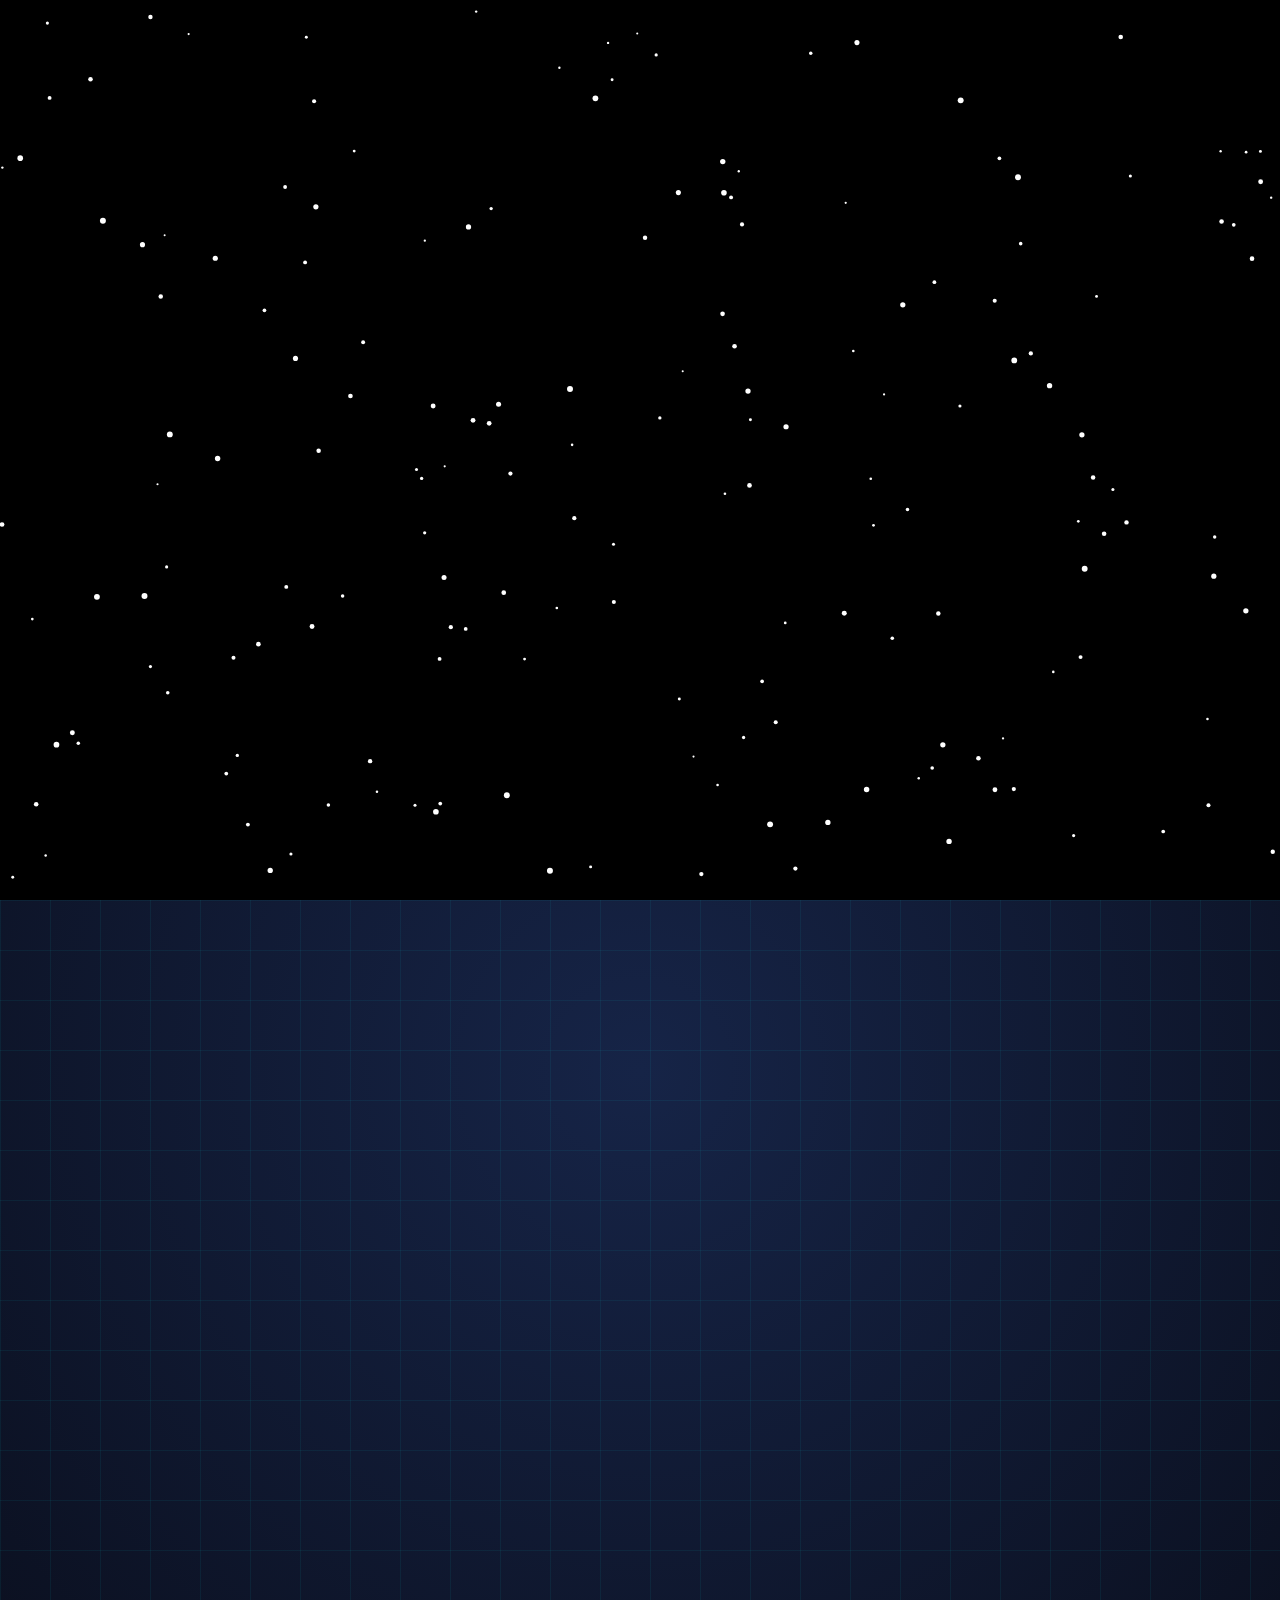
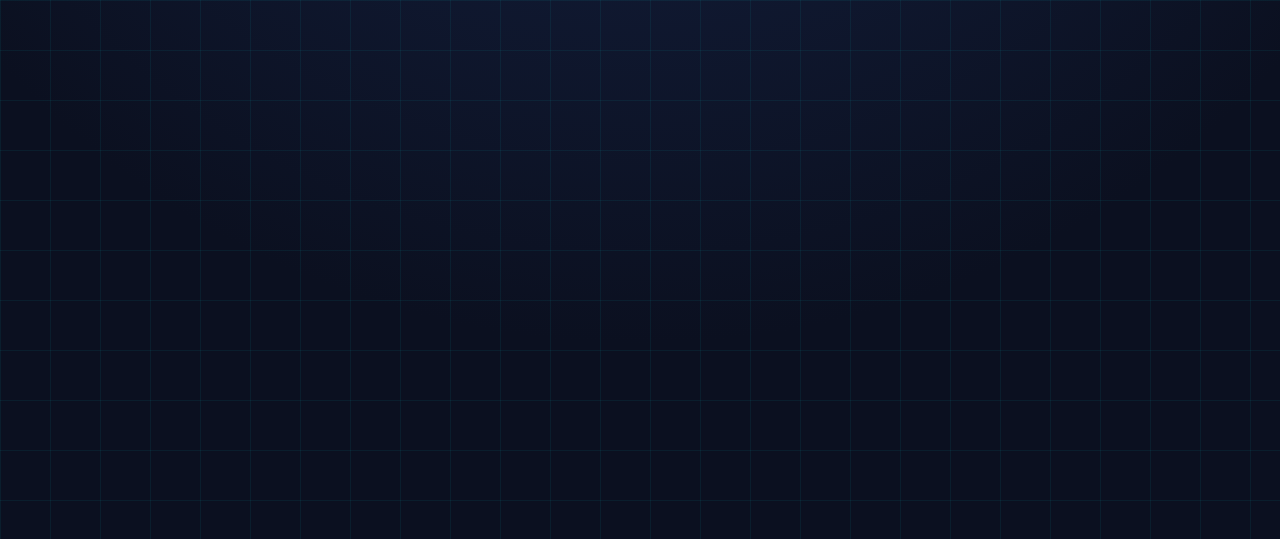
<file: index.html>
<!doctype html>
<html lang="en">
  <head>
    <link rel="stylesheet" href="planet.css" />
    <link rel="stylesheet" href="gamepart.css" />
    <link
      href="https://fonts.googleapis.com/css2?family=Share+Tech+Mono&display=swap"
      rel="stylesheet"
    />
    <link
      href="https://fonts.googleapis.com/css2?family=Orbitron:wght@400;700&display=swap"
      rel="stylesheet"
    />
    <link
      href="https://fonts.googleapis.com/css2?family=Cinzel:wght@400;600;700&display=swap"
      rel="stylesheet"
    />
    <link
      href="https://fonts.googleapis.com/css2?family=Space+Grotesk:wght@500;700&display=swap"
      rel="stylesheet"
    />
    <link
      href="https://fonts.googleapis.com/css2?family=Exo+2:wght@400;600;700&display=swap"
      rel="stylesheet"
    />
    <title>Mission Beest</title>
  </head>
  <body>
    <audio id="pageMusic" preload="auto" loop>
      <source src="assets/new-worlds.mp3" type="audio/mpeg" />
    </audio>
    <div id="intro">
      <div id="flash"></div>
      <div class="blackIntro"></div>
      <div class="whiteFlash"></div>
      <div class="introGlow"></div>
      <canvas id="warpCanvas"></canvas>
      <div id="ember"></div>
      <div id="quote">
        <h2 class="introQuote">WHEN HOPE BURNS, EVEN THE STARS ALIGN.</h2>

        <div class="introMission" id="introMission">
          <br />
          MISSION : BEEST
        </div>
      </div>
    </div>

    <div id="website">
      <main>
        <section class="hero">
          <img src="assets/star2.png" class="star-small" />

          <div class="stars-group">
            <img src="assets/star2.png" class="star-medium" />
            <img src="assets/star2.png" class="star-large" />
          </div>

          <header>
            <h1>Galactic Adventure</h1>

            <div class="intro">
              <h2 class="hero-title">🚀 Begin Your Galactic Adventure</h2>
            </div>

      
            <section class="nova-selector">
              <div class="nova-selector-header">
                <span class="selector-line"></span>

                <span>NOVA // EQUIPMENT BAY</span>

                <span class="selector-line"></span>
              </div>

              <h3>SELECT NOVA</h3>

              <div class="nova-display">
            
                <button
                  class="suit-arrow suit-left"
                  id="suitLeft"
                  type="button"
                >
                  ‹
                </button>

               
                <div class="nova-character">
                  <div class="nova-hologram"></div>

                  <img
                    id="novaSuitImage"
                    src="assets/nova-default.png"
                    class="nova-character"
                    alt="Nova Explorer Suit"
                  />

                  <div class="nova-scan"></div>
                </div>

            
                <button
                  class="suit-arrow suit-right"
                  id="suitRight"
                  type="button"
                >
                  ›
                </button>
              </div>

            

              <div class="suit-info">
                <span class="suit-number" id="novaSuitNumber">
                  SUIT 01 / 05
                </span>

                <h4 id="novaSuitName">EXPLORER</h4>

                <p id="novaSuitDescription">STANDARD MISSION SUIT</p>

                <button id="selectSuit" class="select-suit" type="button">
                  EQUIP SUIT
                </button>
              </div>

           

              <div class="suit-dots" id="suitDots"></div>
            </section>
          </header>

          <div class="stars">
            <span class="spark"></span>
            <span class="spark"></span>
            <span class="spark"></span>
            <span class="spark"></span>
            <span class="spark"></span>
            <span class="spark"></span>
            <span class="spark"></span>
            <span class="spark"></span>
            <span class="spark"></span>
            <span class="spark"></span>
          </div>

       

          <nav class="navbar">
            <div class="navlist" id="navlist1">
              <span class="rocket">.</span>
              <span class="head1">MISSION BRIEFING</span>
              <span class="subtitle">Receive your orders</span>
            </div>

            <div class="navlist" id="navlist2">
              <span class="galaxy">.</span>
              <span class="head2">GALAXY MAP</span>
              <span class="subtitle">Explore the galaxy</span>
            </div>

            <div class="navlist" id="navlist3">
              <span class="trophy">.</span>
              <span class="head3">ACHIEVEMENTS</span>
              <span class="subtitle">Track your progress</span>
            </div>
          </nav>

       
          <div id="missionBriefing">
            <div class="info-popup-box">
             

              <button id="closeMissionBriefing" class="popup-close">×</button>


              <div class="popup-label">EARTH BASE // CLASSIFIED</div>


              <h2>MISSION : BEEST</h2>

              <div class="popup-divider"></div>

             

              <h3>THE LAST HOPE OF HUMANITY</h3>

              <p>
                Earth is no longer a safe home for humanity. A rapidly
                developing planetary crisis has pushed civilization toward the
                edge of survival.
              </p>

              <p>
                Earth Base has launched
                <strong>Mission BEEST</strong> — a long-term planetary
                exploration program designed to search beyond Earth for the
                possibility of humanity's survival.
              </p>

              <p>
                Multiple missions have been assigned across the solar system.
                Each destination holds information, resources, or possibilities
                that could determine the future of humanity.
              </p>

            

              <div class="briefing-highlight">
                <span>MISSION SUBJECT</span>

                <strong>NOVA</strong>

                <p>
                  Selected for planetary exploration and long-duration survival
                  operations.
                </p>
              </div>

           

              <h3>THE JOURNEY</h3>

              <p>
                Nova's body showed an unprecedented ability to adapt to alien
                planetary conditions. He was placed into long-term hibernation
                and launched into deep space. If he awakens successfully on
                another planet, humanity will achieve its first journey beyond
                Earth and Our last hope for survival..
              </p>

              <p>
                The mission is simple: awaken Nova on another world, survive its
                conditions, and uncover what humanity needs to secure our
                future.
              </p>

           

              <div class="popup-status">
                <span>MISSION STATUS</span>

                <strong>ACTIVE</strong>
              </div>


              <button id="closeBriefingButton" class="popup-action">
                ACKNOWLEDGE BRIEFING
              </button>
            </div>
          </div>
        </section>

      
        <div class="main-content">
          <div class="beginning">
            <p class="encrypted-warning" id="warning">
              Incoming encrypted transmission...
              <br />
              Authorization Required
            </p>

            <br />

            <button class="mission-button">[ AUTHORIZE ]</button>
          </div>

          <br />

       

          <div id="terminal" class="encrypted-terminal">
            <h3
              class="encrypted-title glitch"
              data-text="UNKNOWN SIGNAL DETECTED"
            >
              UNKNOWN SIGNAL DETECTED
            </h3>

            <p
              class="encrypted-warning glitch"
              data-text="⚠Awaiting User Authorization..."
            >
              ⚠Awaiting User Authorization...
            </p>

            <p class="encrypted-line">Origin: █████████████</p>

            <p class="encrypted-line">Coordinates: ██°██'██"</p>

            <p class="encrypted-line">Encryption Level: 98%</p>

            <p class="encrypted-line">Signal Strength: ███████░░ 74%</p>

            <br />
          </div>

  

          <div class="mission-info">
            <img src="assets/planet.png" class="planet" />

            <div class="text">
              <div class="mission-paragraph">
                <p class="terminal-title">EARTH BASE TERMINAL</p>

                <p class="terminal-current"></p>

                <div class="loading-box">
                  <div class="loading-bar"></div>
                </div>

                <button
                  id="openGalaxy"
                  class="mission-button"
                  style="display: none"
                >
                  OPEN GALAXY MAP →
                </button>
              </div>
            </div>
          </div>
        </div>
      </main>

      

      <footer>
        <div class="pixel-moon">
          <img src="assets/moon-pixel.png" alt="Pixelated moon" />
        </div>

        <p>© 2026 Mission Beest. Made by Bijaya.</p>
      </footer>
    </div>

    <script src="script.js"></script>
    <script src="intro.js"></script>
    <script src="music.js"></script>
  </body>
</html>
</file>
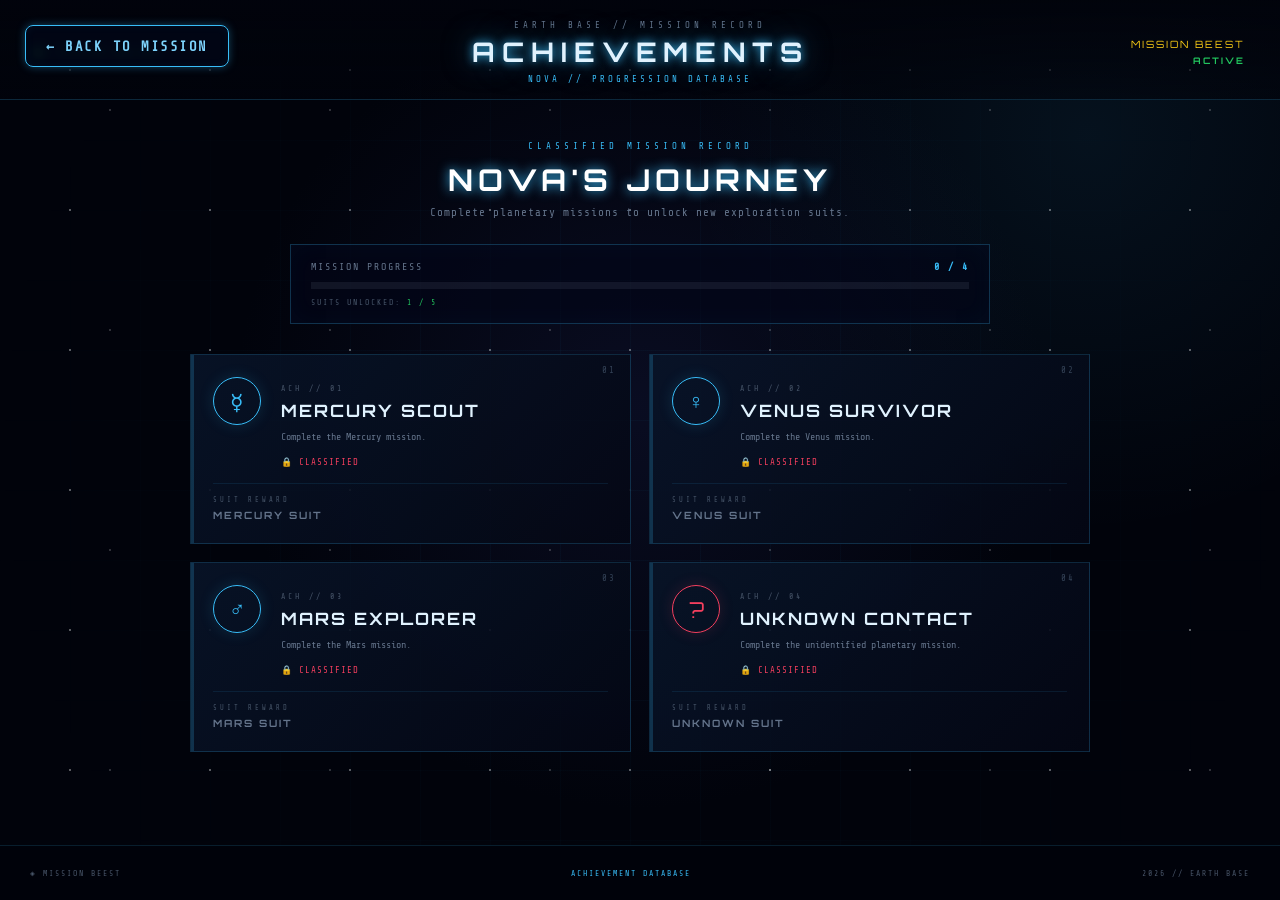
<file: achievements.html>
<!doctype html>
<html lang="en">
  <head>
    <meta charset="UTF-8" />

    <meta name="viewport" content="width=device-width, initial-scale=1.0" />

    <title>Mission BEEST // Achievements</title>

    <link rel="stylesheet" href="achievements.css" />

    <link
      href="https://fonts.googleapis.com/css2?family=Orbitron:wght@400;500;600;700;800;900&family=Share+Tech+Mono&display=swap"
      rel="stylesheet"
    />
  </head>

  <body>
    <audio id="pageMusic" loop preload="auto">
      <source src="assets/new-worlds.mp3" type="audio/mpeg" />
    </audio>
    <div class="achievement-screen">
      <!-- BACKGROUND -->

      <div class="space-grid"></div>

      <div class="stars"></div>

      <div class="stars stars-2"></div>

      <!-- BACK BUTTON -->

      <button type="button" class="back-button" id="backToMission">
        ← BACK TO MISSION
      </button>

      <!-- HEADER -->

      <header class="achievement-header">
        <div class="header-status">
          <span class="status-dot"></span>

          SYSTEM ONLINE
        </div>

        <div class="header-title">
          <span> EARTH BASE // MISSION RECORD </span>

          <h1>ACHIEVEMENTS</h1>

          <small> NOVA // PROGRESSION DATABASE </small>
        </div>

        <div class="mission-status">
          MISSION BEEST

          <strong>ACTIVE</strong>
        </div>
      </header>

      <!-- MAIN -->

      <main class="achievement-container">
        <!-- TITLE -->

        <section class="achievement-intro">
          <span> CLASSIFIED MISSION RECORD </span>

          <h2>NOVA'S JOURNEY</h2>

          <p>Complete planetary missions to unlock new exploration suits.</p>
        </section>

        <!-- PROGRESS -->

        <section class="progress-panel">
          <div class="progress-top">
            <span> MISSION PROGRESS </span>

            <strong id="progressText"> 0 / 4 </strong>
          </div>

          <div class="progress-bar">
            <div class="progress-fill" id="progressFill"></div>
          </div>

          <div class="progress-status">
            SUITS UNLOCKED:
            <span id="suitProgress"> 1 / 5 </span>
          </div>
        </section>

        <!-- ACHIEVEMENTS -->

        <section class="achievement-grid" id="achievementGrid">
          <!-- MERCURY -->

          <article
            class="achievement-card locked"
            data-required="1"
            data-suit="MERCURY"
          >
            <div class="achievement-number">01</div>

            <div class="achievement-icon">☿</div>

            <div class="achievement-info">
              <span class="achievement-code"> ACH // 01 </span>

              <h3>MERCURY SCOUT</h3>

              <p>Complete the Mercury mission.</p>

              <div class="unlock-status">🔒 CLASSIFIED</div>
            </div>

            <div class="suit-unlock">
              <span> SUIT REWARD </span>

              <strong> MERCURY SUIT </strong>
            </div>
          </article>

          <!-- VENUS -->

          <article
            class="achievement-card locked"
            data-required="2"
            data-suit="VENUS"
          >
            <div class="achievement-number">02</div>

            <div class="achievement-icon">♀</div>

            <div class="achievement-info">
              <span class="achievement-code"> ACH // 02 </span>

              <h3>VENUS SURVIVOR</h3>

              <p>Complete the Venus mission.</p>

              <div class="unlock-status">🔒 CLASSIFIED</div>
            </div>

            <div class="suit-unlock">
              <span> SUIT REWARD </span>

              <strong> VENUS SUIT </strong>
            </div>
          </article>

          <!-- MARS -->

          <article
            class="achievement-card locked"
            data-required="3"
            data-suit="MARS"
          >
            <div class="achievement-number">03</div>

            <div class="achievement-icon">♂</div>

            <div class="achievement-info">
              <span class="achievement-code"> ACH // 03 </span>

              <h3>MARS EXPLORER</h3>

              <p>Complete the Mars mission.</p>

              <div class="unlock-status">🔒 CLASSIFIED</div>
            </div>

            <div class="suit-unlock">
              <span> SUIT REWARD </span>

              <strong> MARS SUIT </strong>
            </div>
          </article>

          <!-- UNKNOWN -->

          <article
            class="achievement-card locked"
            data-required="4"
            data-suit="UNKNOWN"
          >
            <div class="achievement-number">04</div>

            <div class="achievement-icon unknown">?</div>

            <div class="achievement-info">
              <span class="achievement-code"> ACH // 04 </span>

              <h3>UNKNOWN CONTACT</h3>

              <p>Complete the unidentified planetary mission.</p>

              <div class="unlock-status">🔒 CLASSIFIED</div>
            </div>

            <div class="suit-unlock">
              <span> SUIT REWARD </span>

              <strong> UNKNOWN SUIT </strong>
            </div>
          </article>
        </section>
      </main>

      <!-- FOOTER -->

      <footer class="achievement-footer">
        <span> ◈ MISSION BEEST </span>

        <span> ACHIEVEMENT DATABASE </span>

        <span> 2026 // EARTH BASE </span>
      </footer>
    </div>

    <script src="achievements.js"></script>
    <script src="music.js"></script>
  </body>
</html>
</file>
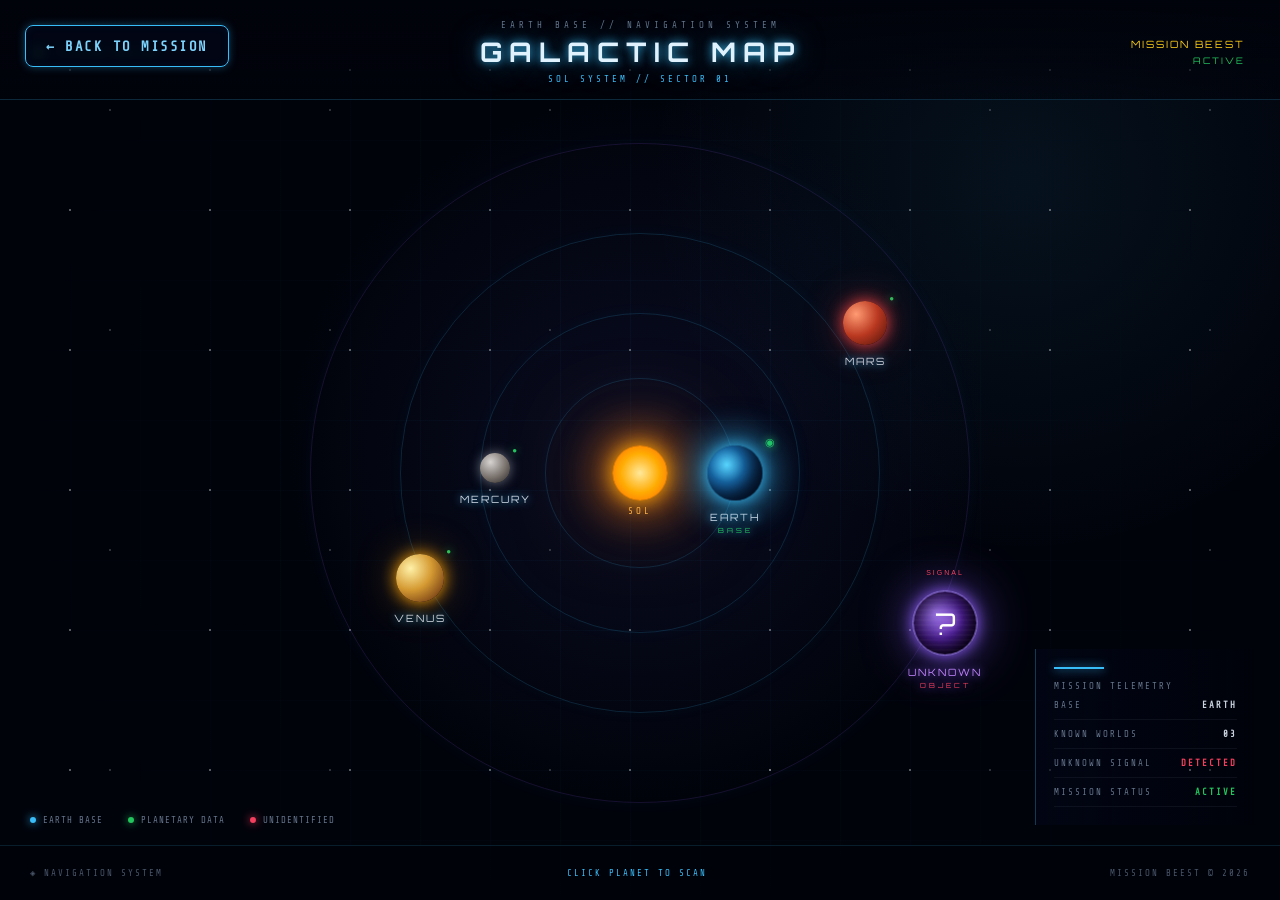
<file: galaxymap.html>
<!doctype html>
<html lang="en">
  <head>
    <meta charset="UTF-8" />
    <meta name="viewport" content="width=device-width, initial-scale=1.0" />

    <title>Mission BEEST // Galaxy Map</title>

    <link rel="stylesheet" href="galaxymap.css" />

    <link
      href="https://fonts.googleapis.com/css2?family=Orbitron:wght@400;500;600;700;800;900&family=Share+Tech+Mono&display=swap"
      rel="stylesheet"
    />
  </head>

  <body>
    <audio id="pageMusic" loop preload="auto">
      <source src="assets/new-worlds.mp3" type="audio/mpeg" />
    </audio>
    <!-- =====================================================
         GALAXY SCREEN
    ====================================================== -->

    <div class="galaxy-screen">
      <!-- BACK TO MISSION -->
      <button tyepe="button" class="back-button" id="backToMission">
        ← BACK TO MISSION
      </button>
      <!-- BACKGROUND -->
      <div class="space-grid"></div>
      <div class="stars"></div>
      <div class="stars stars-2"></div>

      <!-- =================================================
             TOP HUD
        ================================================== -->

      <header class="galaxy-header">
        <div class="system-status">
          <span class="status-dot"></span>
          SYSTEM ONLINE
        </div>

        <div class="galaxy-title">
          <span class="small-title"> EARTH BASE // NAVIGATION SYSTEM </span>

          <h1>GALACTIC MAP</h1>

          <span class="coordinates"> SOL SYSTEM // SECTOR 01 </span>
        </div>

        <div class="mission-clock">
          MISSION BEEST
          <span>ACTIVE</span>
        </div>
      </header>

      <!-- =================================================
             MAIN MAP
        ================================================== -->

      <main class="map-container">
        <!-- ORBIT LINES -->

        <div class="orbit orbit-1"></div>
        <div class="orbit orbit-2"></div>
        <div class="orbit orbit-3"></div>
        <div class="orbit orbit-4"></div>

        <!-- SUN -->

        <div class="sun">
          <div class="sun-core"></div>

          <div class="sun-glow"></div>

          <span>SOL</span>
        </div>

        <!-- =================================================
                 EARTH BASE
            ================================================== -->

        <button
          class="planet earth"
          data-planet="earth"
          aria-label="Earth Base"
        >
          <div class="planet-body"></div>

          <div class="planet-glow"></div>

          <div class="planet-ring"></div>

          <span class="planet-label">
            EARTH
            <small>BASE</small>
          </span>

          <span class="signal"> ◉ </span>
        </button>

        <!-- =================================================
                 MERCURY
            ================================================== -->

        <button
          class="planet mercury"
          data-planet="mercury"
          aria-label="Mercury"
        >
          <div class="planet-body"></div>
          <div class="planet-glow"></div>

          <span class="planet-label"> MERCURY </span>

          <span class="planet-status"> ● </span>
        </button>

        <!-- =================================================
                 VENUS
            ================================================== -->

        <button class="planet venus" data-planet="venus" aria-label="Venus">
          <div class="planet-body"></div>
          <div class="planet-glow"></div>

          <span class="planet-label"> VENUS </span>

          <span class="planet-status"> ● </span>
        </button>

        <!-- =================================================
                 MARS
            ================================================== -->

        <button class="planet mars" data-planet="mars" aria-label="Mars">
          <div class="planet-body"></div>
          <div class="planet-glow"></div>

          <span class="planet-label"> MARS </span>

          <span class="planet-status"> ● </span>
        </button>

        <!-- =================================================
                 UNKNOWN PLANET
            ================================================== -->

        <button
          class="planet unknown"
          data-planet="unknown"
          aria-label="Unknown Planet"
        >
          <div class="unknown-body">
            <div class="unknown-glitch"></div>

            <span>?</span>
          </div>

          <div class="planet-glow"></div>

          <span class="planet-label">
            UNKNOWN
            <small>OBJECT</small>
          </span>

          <span class="unknown-signal"> SIGNAL </span>
        </button>

        <!-- =================================================
                 CONNECTION LINE
            ================================================== -->

        <div class="navigation-line earth-line"></div>

        <!-- =================================================
                 MAP LEGEND
            ================================================== -->

        <div class="map-legend">
          <div>
            <span class="legend-dot earth-dot"></span>
            EARTH BASE
          </div>

          <div>
            <span class="legend-dot active-dot"></span>
            PLANETARY DATA
          </div>

          <div>
            <span class="legend-dot unknown-dot"></span>
            UNIDENTIFIED
          </div>
        </div>
      </main>

      <!-- =================================================
             SIDE HUD
        ================================================== -->

      <aside class="side-hud">
        <div class="hud-line"></div>

        <span>MISSION TELEMETRY</span>

        <div class="telemetry-row">
          <span>BASE</span>
          <strong>EARTH</strong>
        </div>

        <div class="telemetry-row">
          <span>KNOWN WORLDS</span>
          <strong>03</strong>
        </div>

        <div class="telemetry-row">
          <span>UNKNOWN SIGNAL</span>
          <strong class="red-text">DETECTED</strong>
        </div>

        <div class="telemetry-row">
          <span>MISSION STATUS</span>
          <strong class="green-text">ACTIVE</strong>
        </div>
      </aside>

      <!-- =================================================
             PLANET HOLOGRAM POPUP
        ================================================== -->

      <div id="planetPopup" class="planet-popup">
        <div class="hologram-box">
          <button id="closePlanetPopup" class="popup-close">×</button>

          <div class="holo-scan"></div>

          <div class="popup-header">
            <span id="popupSector"> PLANETARY DATABASE </span>

            <h2 id="popupTitle">PLANET</h2>

            <div id="popupStatus" class="popup-status">STATUS: UNKNOWN</div>
          </div>

          <div class="popup-divider"></div>

          <div class="popup-content">
            <div class="hologram-planet">
              <div id="holoPlanet" class="holo-planet"></div>

              <div class="scan-circle"></div>
            </div>

            <div class="planet-data">
              <div class="data-row">
                <span> CLASSIFICATION </span>

                <strong id="popupClass"> UNKNOWN </strong>
              </div>

              <div class="data-row">
                <span> DISTANCE </span>

                <strong id="popupDistance"> --- </strong>
              </div>

              <div class="data-row">
                <span> SIGNAL </span>

                <strong id="popupSignal"> --- </strong>
              </div>

              <div class="data-row">
                <span> MISSION NOTE </span>

                <p id="popupDescription">---</p>
              </div>
            </div>
          </div>

          <div class="popup-footer">
            <span id="popupWarning"> EARTH BASE // SECURE CONNECTION </span>

            <span> BEEST-NAV // 01 </span>
          </div>
        </div>
      </div>

      <!-- =================================================
             BOTTOM HUD
        ================================================== -->

      <footer class="map-footer">
        <span> ◈ NAVIGATION SYSTEM </span>

        <span> CLICK PLANET TO SCAN </span>

        <span> MISSION BEEST © 2026 </span>
      </footer>
    </div>

    <script src="galaxymap.js"></script>
    <script src="music.js"></script>
  </body>
</html>
</file>
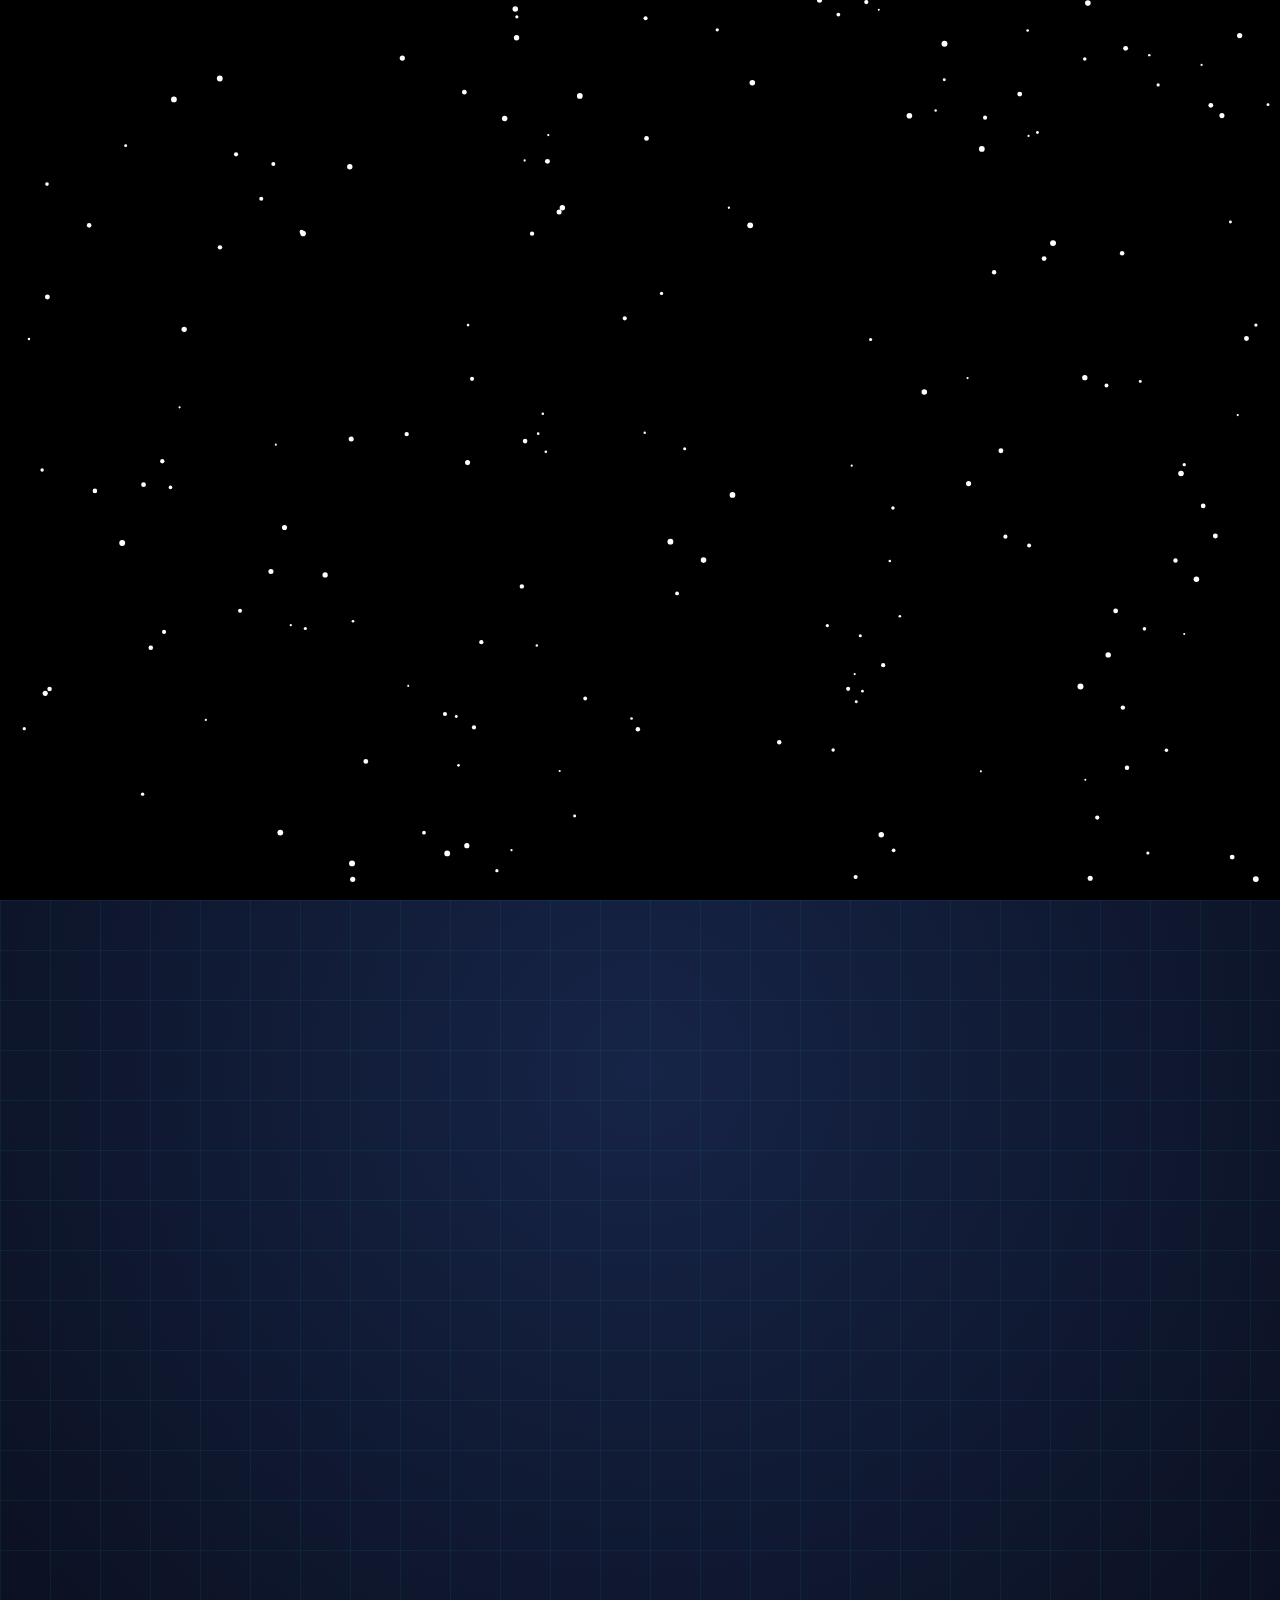
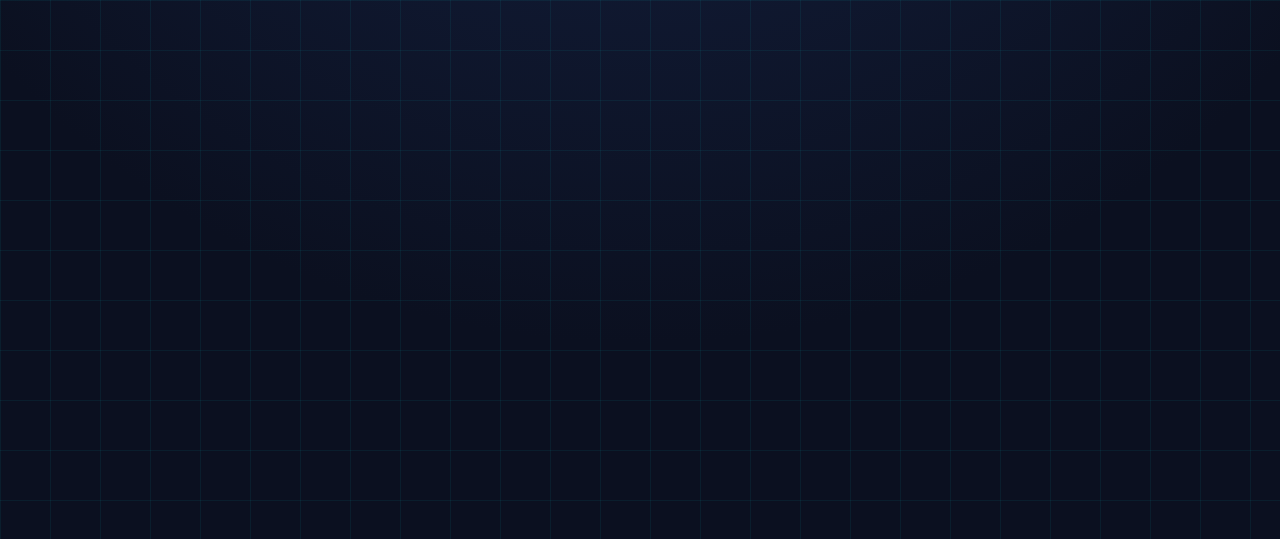
<file: main1.html>
<!doctype html>
<html lang="en">
  <head>
    <link rel="stylesheet" href="planet.css" />
    <link rel="stylesheet" href="gamepart.css" />
    <link
      href="https://fonts.googleapis.com/css2?family=Share+Tech+Mono&display=swap"
      rel="stylesheet"
    />
    <link
      href="https://fonts.googleapis.com/css2?family=Orbitron:wght@400;700&display=swap"
      rel="stylesheet"
    />
    <link
      href="https://fonts.googleapis.com/css2?family=Cinzel:wght@400;600;700&display=swap"
      rel="stylesheet"
    />
    <link
      href="https://fonts.googleapis.com/css2?family=Space+Grotesk:wght@500;700&display=swap"
      rel="stylesheet"
    />
    <link
      href="https://fonts.googleapis.com/css2?family=Exo+2:wght@400;600;700&display=swap"
      rel="stylesheet"
    />
    <title>Mission Beest</title>
  </head>
  <body>
    <audio id="pageMusic" preload="auto" loop>
      <source src="assets/new-worlds.mp3" type="audio/mpeg" />
    </audio>
    <div id="intro">
      <div id="flash"></div>
      <div class="blackIntro"></div>
      <div class="whiteFlash"></div>
      <div class="introGlow"></div>
      <canvas id="warpCanvas"></canvas>
      <div id="ember"></div>
      <div id="quote">
        <h2 class="introQuote">WHEN HOPE BURNS, EVEN THE STARS ALIGN.</h2>

        <div class="introMission" id="introMission">
          <br />
          MISSION : BEEST
        </div>
      </div>
    </div>

    <div id="website">
      <main>
        <section class="hero">
          <img src="assets/star2.png" class="star-small" />

          <div class="stars-group">
            <img src="assets/star2.png" class="star-medium" />
            <img src="assets/star2.png" class="star-large" />
          </div>

          <header>
            <h1>Galactic Adventure</h1>

            <div class="intro">
              <h2 class="hero-title">🚀 Begin Your Galactic Adventure</h2>
            </div>

            <!-- =================================================
     NOVA CHARACTER / SUIT SELECTOR
================================================== -->

            <section class="nova-selector">
              <div class="nova-selector-header">
                <span class="selector-line"></span>

                <span>NOVA // EQUIPMENT BAY</span>

                <span class="selector-line"></span>
              </div>

              <h3>SELECT NOVA</h3>

              <div class="nova-display">
                <!-- LEFT ARROW -->
                <button
                  class="suit-arrow suit-left"
                  id="suitLeft"
                  type="button"
                >
                  ‹
                </button>

                <!-- NOVA -->
                <div class="nova-character">
                  <div class="nova-hologram"></div>

                  <img
                    id="novaSuitImage"
                    src="assets/nova-default.png"
                    class="nova-character"
                    alt="Nova Explorer Suit"
                  />

                  <div class="nova-scan"></div>
                </div>

                <!-- RIGHT ARROW -->
                <button
                  class="suit-arrow suit-right"
                  id="suitRight"
                  type="button"
                >
                  ›
                </button>
              </div>

              <!-- SUIT INFORMATION -->

              <div class="suit-info">
                <span class="suit-number" id="novaSuitNumber">
                  SUIT 01 / 05
                </span>

                <h4 id="novaSuitName">EXPLORER</h4>

                <p id="novaSuitDescription">STANDARD MISSION SUIT</p>

                <button id="selectSuit" class="select-suit" type="button">
                  EQUIP SUIT
                </button>
              </div>

              <!-- DOTS -->

              <div class="suit-dots" id="suitDots"></div>
            </section>
          </header>

          <div class="stars">
            <span class="spark"></span>
            <span class="spark"></span>
            <span class="spark"></span>
            <span class="spark"></span>
            <span class="spark"></span>
            <span class="spark"></span>
            <span class="spark"></span>
            <span class="spark"></span>
            <span class="spark"></span>
            <span class="spark"></span>
          </div>

          <!-- =========================
           MAIN NAVIGATION BAR
      ========================== -->

          <nav class="navbar">
            <div class="navlist" id="navlist1">
              <span class="rocket">.</span>
              <span class="head1">MISSION BRIEFING</span>
              <span class="subtitle">Receive your orders</span>
            </div>

            <div class="navlist" id="navlist2">
              <span class="galaxy">.</span>
              <span class="head2">GALAXY MAP</span>
              <span class="subtitle">Explore the galaxy</span>
            </div>

            <div class="navlist" id="navlist3">
              <span class="trophy">.</span>
              <span class="head3">ACHIEVEMENTS</span>
              <span class="subtitle">Track your progress</span>
            </div>
          </nav>

          <!-- =================================================
           MISSION BRIEFING POPUP
      ================================================== -->

          <div id="missionBriefing">
            <div class="info-popup-box">
              <!-- CLOSE BUTTON -->

              <button id="closeMissionBriefing" class="popup-close">×</button>

              <!-- POPUP LABEL -->

              <div class="popup-label">EARTH BASE // CLASSIFIED</div>

              <!-- TITLE -->

              <h2>MISSION : BEEST</h2>

              <div class="popup-divider"></div>

              <!-- INTRODUCTION -->

              <h3>THE LAST HOPE OF HUMANITY</h3>

              <p>
                Earth is no longer a safe home for humanity. A rapidly
                developing planetary crisis has pushed civilization toward the
                edge of survival.
              </p>

              <p>
                Earth Base has launched
                <strong>Mission BEEST</strong> — a long-term planetary
                exploration program designed to search beyond Earth for the
                possibility of humanity's survival.
              </p>

              <p>
                Multiple missions have been assigned across the solar system.
                Each destination holds information, resources, or possibilities
                that could determine the future of humanity.
              </p>

              <!-- NOVA INFORMATION -->

              <div class="briefing-highlight">
                <span>MISSION SUBJECT</span>

                <strong>NOVA</strong>

                <p>
                  Selected for planetary exploration and long-duration survival
                  operations.
                </p>
              </div>

              <!-- JOURNEY -->

              <h3>THE JOURNEY</h3>

              <p>
                Nova's body showed an unprecedented ability to adapt to alien
                planetary conditions. He was placed into long-term hibernation
                and launched into deep space. If he awakens successfully on
                another planet, humanity will achieve its first journey beyond
                Earth and Our last hope for survival..
              </p>

              <p>
                The mission is simple: awaken Nova on another world, survive its
                conditions, and uncover what humanity needs to secure our
                future.
              </p>

              <!-- STATUS -->

              <div class="popup-status">
                <span>MISSION STATUS</span>

                <strong>ACTIVE</strong>
              </div>

              <!-- CLOSE / ACKNOWLEDGE -->

              <button id="closeBriefingButton" class="popup-action">
                ACKNOWLEDGE BRIEFING
              </button>
            </div>
          </div>
        </section>

        <!-- =================================================
         MAIN CONTENT
    ================================================== -->

        <div class="main-content">
          <div class="beginning">
            <p class="encrypted-warning" id="warning">
              Incoming encrypted transmission...
              <br />
              Authorization Required
            </p>

            <br />

            <button class="mission-button">[ AUTHORIZE ]</button>
          </div>

          <br />

          <!-- ENCRYPTED TERMINAL -->

          <div id="terminal" class="encrypted-terminal">
            <h3
              class="encrypted-title glitch"
              data-text="UNKNOWN SIGNAL DETECTED"
            >
              UNKNOWN SIGNAL DETECTED
            </h3>

            <p
              class="encrypted-warning glitch"
              data-text="⚠Awaiting User Authorization..."
            >
              ⚠Awaiting User Authorization...
            </p>

            <p class="encrypted-line">Origin: █████████████</p>

            <p class="encrypted-line">Coordinates: ██°██'██"</p>

            <p class="encrypted-line">Encryption Level: 98%</p>

            <p class="encrypted-line">Signal Strength: ███████░░ 74%</p>

            <br />
          </div>

          <!-- MISSION TERMINAL -->

          <div class="mission-info">
            <img src="assets/planet.png" class="planet" />

            <div class="text">
              <div class="mission-paragraph">
                <p class="terminal-title">EARTH BASE TERMINAL</p>

                <p class="terminal-current"></p>

                <div class="loading-box">
                  <div class="loading-bar"></div>
                </div>

                <button
                  id="openGalaxy"
                  class="mission-button"
                  style="display: none"
                >
                  OPEN GALAXY MAP →
                </button>
              </div>
            </div>
          </div>
        </div>
      </main>

      <!-- FOOTER -->

      <footer>
        <div class="pixel-moon">
          <img src="assets/moon-pixel.png" alt="Pixelated moon" />
        </div>

        <p>© 2026 Mission Beest. Made by Bijaya.</p>
      </footer>
    </div>

    <script src="script.js"></script>
    <script src="intro.js"></script>
    <script src="music.js"></script>
  </body>
</html>
</file>
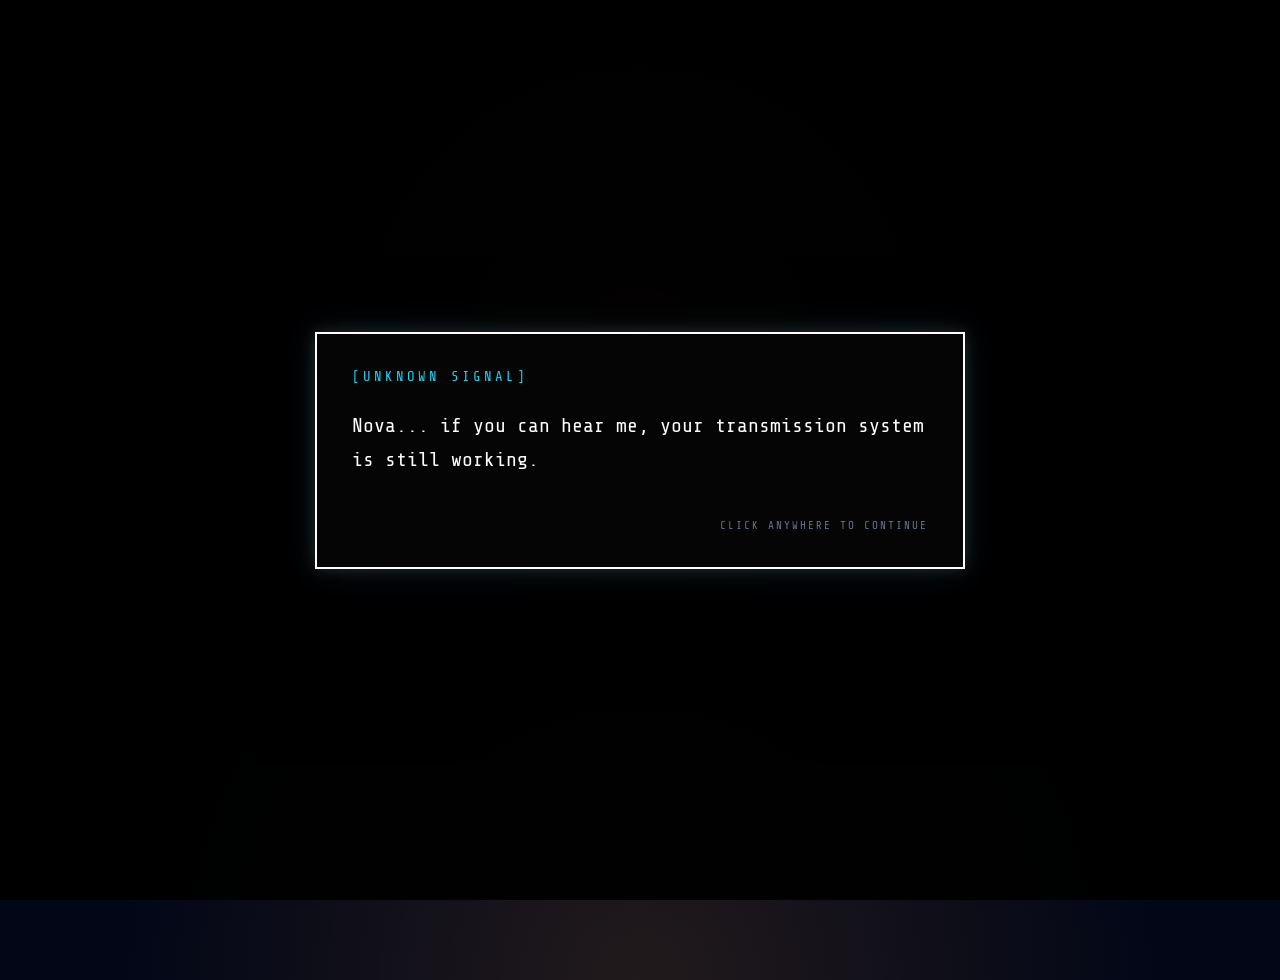
<file: mercury-mission.html>
<!doctype html>
<html lang="en">
  <head>
    <meta charset="UTF-8" />
    <meta name="viewport" content="width=device-width, initial-scale=1.0" />

    <title>Mission BEEST | Mercury Surface</title>

    <link rel="stylesheet" href="mercury.css" />

    <link
      href="https://fonts.googleapis.com/css2?family=Orbitron:wght@400;700;900&family=Share+Tech+Mono&display=swap"
      rel="stylesheet"
    />
  </head>

  <body>
    <main>
      <!-- ========================= -->
      <!-- MISSION CONTEXT -->
      <!-- ========================= -->

      <div id="missionIntro" class="mission-intro">
        <div class="transmission-box">
          <div class="transmission-label">[UNKNOWN SIGNAL]</div>

          <p id="introMessage"></p>

          <span class="skip-hint"> CLICK ANYWHERE TO CONTINUE </span>
        </div>
      </div>

      <!-- ========================= -->
      <!-- GAME AREA -->
      <!-- ========================= -->

      <section id="gameSection" class="game-section">
        <!-- GAME HEADER -->

        <div class="game-header">
          <div class="game-title">
            <span> MISSION BEEST // MERCURY </span>

            <h1>SURFACE OPERATION</h1>
          </div>

          <!-- HUD -->

          <div class="hud">
            <div class="hud-item">
              NOVA

              <span id="health"> ♥♥♥ </span>
            </div>

            <div class="hud-item">
              SIGNAL

              <span id="signalStatus"> SEARCHING </span>
            </div>
          </div>
        </div>

        <!-- ========================= -->
        <!-- GAME CANVAS -->
        <!-- ========================= -->

        <div class="game-wrapper">
          <canvas id="mercuryGame"></canvas>
        </div>

        <!-- ========================= -->
        <!-- CONTROLS -->
        <!-- ========================= -->

        <div class="controls">
          <span> ◀ A / ← </span>

          <span> JUMP: SPACE </span>

          <span> D / → ▶ </span>
        </div>

        <!-- ========================= -->
        <!-- GAME BUTTONS -->
        <!-- ========================= -->

        <div class="game-controls">
          <button id="restartMission">↻ RESTART MISSION</button>

          <button id="backGalaxy">← BACK TO GALAXY</button>
        </div>

        <!-- ========================= -->
        <!-- MISSION COMPLETE -->
        <!-- ========================= -->

        <div id="missionComplete" class="mission-complete">
          <div class="complete-box">
            <p class="complete-label">TRANSMISSION RECOVERED</p>

            <h2>MISSION COMPLETE</h2>

            <p>Nova recovered the unknown signal.</p>

            <p class="mystery-text">
              But the transmission wasn't coming from Mercury...
            </p>

            <button id="returnGalaxy">RETURN TO GALAXY MAP →</button>
          </div>
        </div>
      </section>
    </main>

    <!-- ========================= -->
    <!-- JAVASCRIPT -->
    <!-- ========================= -->

    <script src="mercury-mission.js"></script>
  </body>
</html>
</file>
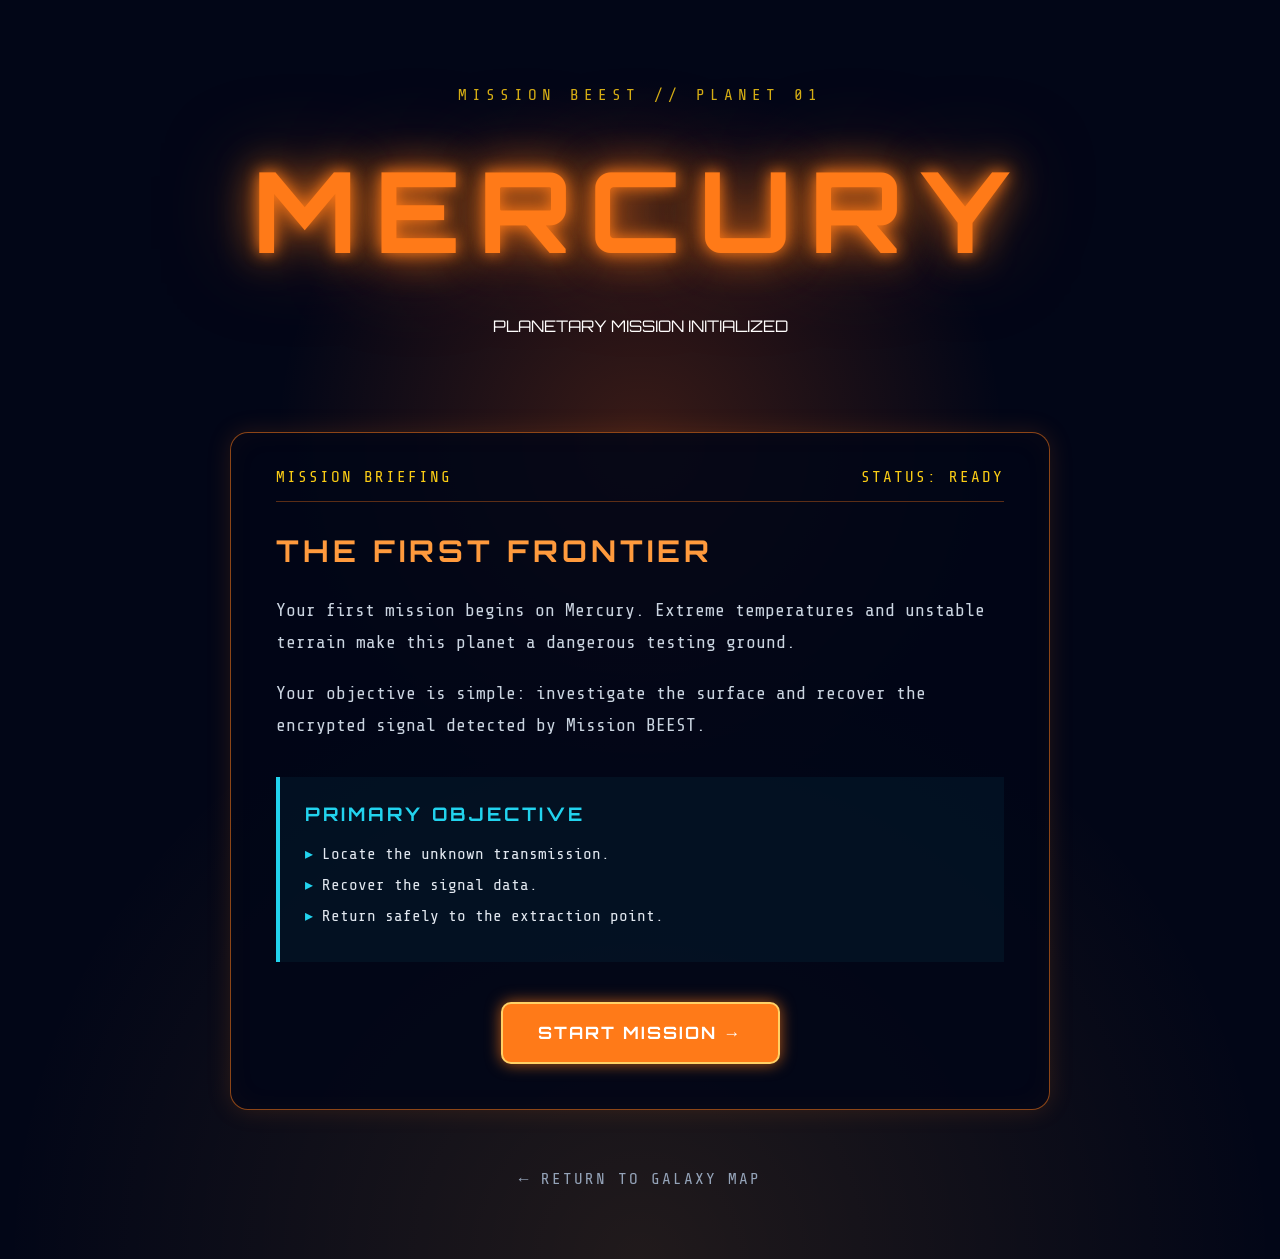
<file: mercury.html>
<!doctype html>
<html lang="en">
  <head>
    <meta charset="UTF-8" />
    <meta name="viewport" content="width=device-width, initial-scale=1.0" />

    <title>Mission BEEST | Mercury</title>

    <link rel="stylesheet" href="mercury.css" />

    <link
      href="https://fonts.googleapis.com/css2?family=Orbitron:wght@400;700;900&family=Share+Tech+Mono&display=swap"
      rel="stylesheet"
    />
  </head>

  <body>
    <main class="mercury-screen">
      <div class="mission-header">
        <p class="mission-label">MISSION BEEST // PLANET 01</p>

        <h1>MERCURY</h1>

        <p class="mission-status">PLANETARY MISSION INITIALIZED</p>
      </div>

      <section class="briefing">
        <div class="briefing-top">
          <span>MISSION BRIEFING</span>
          <span>STATUS: READY</span>
        </div>

        <h2>THE FIRST FRONTIER</h2>

        <p>
          Your first mission begins on Mercury. Extreme temperatures and
          unstable terrain make this planet a dangerous testing ground.
        </p>

        <p>
          Your objective is simple: investigate the surface and recover the
          encrypted signal detected by Mission BEEST.
        </p>

        <div class="objective">
          <h3>PRIMARY OBJECTIVE</h3>

          <p>Locate the unknown transmission.</p>

          <p>Recover the signal data.</p>

          <p>Return safely to the extraction point.</p>
        </div>

        <button id="startMission">START MISSION →</button>
      </section>

      <a href="galaxy.html" class="back-button"> ← RETURN TO GALAXY MAP </a>
    </main>

    <script src="mercury.js"></script>
  </body>
</html>
</file>
<file: planet.css>
header{
  padding-bottom: 210px;
  position: relative;
  z-index: 2;
}
#website main h1 {
    background: #1E1B4B;
    color: #F8FAFC;
    font-family: "Orbitron", sans-serif;
    font-weight: 700;
    text-align: center;

    border: 1px solid #312E81;
    min-height: 38px;
    border-radius: 15px;

    padding: 10px 20px;
    margin-left: 0;

    animation: galacticGlow 3s ease-in-out infinite;
}

@keyframes galacticGlow {

    0% {
        color: #F8FAFC;
        text-shadow: 0 0 10px #38BDF8;
        box-shadow: 0 0 10px rgba(56, 189, 248, 0.3);
    }

    50% {
        color: #FACC15;
        text-shadow:
            0 0 8px #FACC15,
            0 0 20px #FACC15,
            0 0 35px #FF7A18;

        box-shadow:
            0 0 15px #FACC15,
            0 0 30px rgba(255, 122, 24, 0.5);
    }

    100% {
        color: #F8FAFC;
        text-shadow: 0 0 10px #38BDF8;
        box-shadow: 0 0 10px rgba(56, 189, 248, 0.3);
    }
}
      h2 {
        font-family:"Share Tech Mono" , sans-serif;
        text-align: center;
        font-weight: bold;
        font-size: 30px;
        line-height: 40px;
        columns: #CBD5E1;
      
      }

      .hero-title{
        
        animation: heroZoom 1.4s ease-out forwards;
      }


      @keyframes heroZoom {

        0% {

           transform: scale(3);
           opacity: 0;
           filter: blur(20px);


        }

        60% {


            transform: scale(0.9);
            opacity: 1;
            filter: blur(0);


        }

        100%{

           transform: scale(1);


        }
        
      }
       h3 {
        font-family: Arial, sans-serif;
        text-align: center;
        font-weight: bold;
        font-size: 25px;
        line-height: 30px; 
      }

       h4 {
        font-family: Arial, sans-serif;
        text-align: center;
        font-weight: bold;
        font-size: 20px;
        line-height: 25px;
      
      }

      .stars{


        position: fixed;
        top: 0;
        left: 0;
        width: 100%;
        height: 100%;
        pointer-events: none;
        overflow: hidden;
        z-index: -1;
      }
      

      .spark{

        position: absolute;
        width: 4px;
        height: 4px;
        background: white;
        border-radius: 50%;
        box-shadow: 
        0 0 5px white,
        0 0 10px white,
        0 0 18px white
        ;

        animation: twinkle 2.5s infinite ease-in-out;
      }


      .spark:nth-child(1){ top:10%; left:8%;animation-delay: 0s;}
      .spark:nth-child(2){ top:25%; left:20%;animation-delay: 4s;}
      .spark:nth-child(3){ top:18%; left:18%;animation-delay: 8s;}
      .spark:nth-child(4){ top:40%; left:40%;animation-delay: 1.1s;}
      .spark:nth-child(5){ top:65%; left:65%;animation-delay: 1.4s;}
      .spark:nth-child(6){ top:75%; left:75%;animation-delay: 2s;}
      .spark:nth-child(7){ top:55%; left:55%;animation-delay: 2s;}
      .spark:nth-child(8){ top:82%; left:82%;animation-delay: 0.6s;}
      .spark:nth-child(9){ top:35%; left:35%;animation-delay: 1.7s;}
      .spark:nth-child(10){ top:90%; left:90%;animation-delay: 2.3s;}


       @keyframes twinkle{

        0%, 100% {

         opacity: 0.2;
         transform: scale(0.5) translateY(0);



        }

        50%{

          opacity: 1;
          transform: scale(1.8) translateY(-3px);
        }
        
       }

      
      .intro {
        
        
        
        font-family: consolas, monospace;
        font-size: 20px;
        border: none;
        font-weight: bold;
        font-style: italic;
        color:  #E8F2F7;


      }


     .navbar {
        display: flex;
        flex-direction: row;
        justify-content: center;
        align-items: center;
        height: 95px;
        font-size: 30px;
        padding: 20px;
        color:white;
        gap: 70px;
        margin-top: 60px;
        margin-left: 0px;
        margin-right: 50px;
       transform: translateX(30px);
       background: rgba(15,23,42,0.75);
       backdrop-filter: blur(8px);
       border: 2px solid rgba(56,189,248,0.4);
       border-radius: 20px;
        box-shadow:
        0 0 12px rgba(56, 189, 248, 0.4),
        0 0 30px rgba(56, 189, 248, 0.2);
       transition: all 0.35s ease;
      
      
            
      }
    .navbar:hover{
      box-shadow: 
      0 0 20px rgba(56, 189, 248, 0.6),
      0 0 45px rgba(56, 189, 248, 0.35);

      transform: translateY(-3px);
    }
      .navlist {
        display: flex;
        flex-direction: column;   
        align-items: center;
        justify-content: center;
        position: relative;
        overflow: hidden;
        width:280px;
        max-width: 280px;
        flex: 1;
        margin-top: 20px;
        gap: 12px;
        font-family: "Orbitron", sans-serif;
        font-size: 20px;
        font-weight: bold;
        font-style: italic;
        color:   #7DD3FC;
        text-align: center;
        cursor: pointer;
        background: rgba(15, 23, 42, 0.9);
        border-radius: 16px;
        transform: translateY(-6px);
        transition: all .3s ease;
        box-shadow:
        0 0 8px rgba(255, 255, 255, 0.25),
        0 0 16px rgba(255, 255, 255, 0.15),
        0 0 28px rgba(56, 189, 248, 0.15);

      }
         .navlist::before{

        content: "";
        position: absolute;

        top: 0;
        left: -100%;
        width: 100%;
        height: 100%;

        background:linear-gradient(
        90deg,
        transparent,
        rgba(56,189,248,0.8),
        transparent

        );
      }

      .navlist:hover {
       transform: translateY(-9px);
       box-shadow:
        0 0 12px rgba(255, 255, 255, 0.6),
        0 0 25px rgba(255, 255, 255, 0.4),
        0 0 40px rgba(56, 189, 248, 0.6);
}


      .navlist:hover::before{
        animation: scan 1s linear;
      }

         .navlist:active{
         color:#FACC15;
         }
      @keyframes scan{

        from{
          left:-100%;
        }
        to{
          left: 100%;
        }
      }

       #navlist1 {
         width:280px;
         background: #0F172A;
        border: 2px solid #38BDF8;
        box-shadow: 0 0 12px #38BDF8;
        transition: 0.3s;
         }

         #navlist1:hover{

        border: color #38BDF8; 
        box-shadow: 0 0 20px #38bdf8;
        transform: translateY(-4px);
        }

        #navlist2 {
        width:280px;
        background: #0F172A;
        border: 2px solid #8B5CF6;
        box-shadow: 0 0 12px #8B5CF6;
        transition: 0.3s;
         }

        #navlist2:hover{
        border-color:#8B5CF6 ;
        box-shadow: 0 0 20px #8B5CF6;
        transform:translateY(-4px) ;
         }

         #navlist3 {
        width:280px;
        background: #0F172A;
        border: 2px solid #FACC15;
        box-shadow: 0 0 12px #FACC15;
        transition: 0.3s;
        }

        #navlist3:hover{
        border: color #FACC15; 
        box-shadow: 0 0 20px #FACC15 ;
        transform: translateY(-4px) ;
         }
      
      @keyframes float {
        0%,100% {

          transform: translateY(0);
        }
        50% {

          transform: translateY(-4px);
            }
        }
        
      
      .rocket, .galaxy, .trophy{

        display:inline-block;
        animation: float 2s ease-in-out infinite;
        
      }
  
      .subtitle{
        margin-top: 8px;
        font-size: 13px;
        color: #94a3b8;
        letter-spacing: 1px;
      }

      body {
      margin: 0;
      overflow-x: hidden;
      background-color:#020617;
      background-image:
      linear-gradient(rgba(0,255,255,0.06) 1px, transparent 1px),
      linear-gradient(90deg,rgba(0,255,255,0.06) 1px, transparent 1px),
      radial-gradient(circle at center, #162447 0%,#0B1020 70%);

      background-size: 50px 50px, 50px 50px, 100% 100%;
      
      }


     .main-content {
        text-align: center;
        margin-top: 40px;
        font-family: consolas, monospace;
        font-size: 20px;
        border: none;
        font-weight: bold;
        font-style: italic;
        color:  #38BDF8;
      }

    .encrypted-warning{

      transition: transform 0.02s;
    }

    .glitch {

      position: relative;
      display: inline-block;

    }

    .glitch::before,
    .glitch::after{

      content: attr(data-text);
      position: absolute;
      top: 0;
      left: 0;
      width: 100%;
      overflow: hidden;
      opacity: 0;
    }

    .glitch::before{

      color: #22D3EE;
      left: -2px;
      text-shadow: -2px 0 #22D3EE;
      animation: glitch 2s infinite;
    }

    .glitch::after{

      color: #FF2D95;
      left: -1px;
      text-shadow: 2px 0 #FF2D95;
      animation: glitch 2s infinite;
    }

    @keyframes glitch {
      0%,90%,100%{

       clip-path: inset(0 0 0 0);
       transform: translate(0);


      }

      91% {

        clip-path: inset(20% 0 55% 0);
        transform: translate(-3px);
        opacity: 1;
      }

      93%{

       clip-path: inset(20% 0 55% 0);
       transform: translate(3px);

      }

      95% {

         clip-path: inset(35% 0 35% 0);
         transform: translate(-2px);

      }
      
    }

    @keyframes glitch2 {

      0%,90%,100%{

     clip-path: inset(0 0 0 0);
     transform: translate(0);

      }

      92%{

        clip-path: inset(50% 0 20% 0);
        transform: translate(2px);




      }

      94%{
      
        clip-path: inset(10% 0 70% 0);
        transform: translate(-3px);


      }

      96% {
            
        clip-path: inset(40% 0 30% 0);
        transform: translate(2px);
        opacity: 0;


      }
      
    }
       
      
    .mission-info{
    display: none;
    opacity: 0;
    transition: opacity .8s ease;

    align-items: flex-start;
    justify-content: center;
    gap: 60px;
    padding: 60px;
    background: black;
    border: 5px outset #64748B;
    border-radius: 10px;
    width: fit-content;
    margin: 40px auto;
}
    
    

      .mission-paragraph{
      font-family: "Share Tech Mono", monospace;
      display: flex;
      flex-direction: column;
      align-items: flex-start;
      width: fit-content;
      animation: blinking 800ms infinite;
      text-align: left;
      font-size: 22px;
      color: #aaacec;
      text-shadow: 0 0 10px #38BDF8;
      border-right: 4px solid white;
      padding-right: 12px;
      line-height: 1.8;
     
 
      
      
      
   }


      @keyframes blinking {

          0%{
              border-color: #CBD5E1;

          }

          50%{
             border-color: transparent;

          }

        
      }

    .after-mission{
    display:none;
}
    .terminal-title{
          color:#FACC15;
          margin-bottom: 35px;
          letter-spacing: 3px;
          text-shadow: 0 0 5px #FACC15;

    }
     .terminal-current{
    font-size:24px;
    color:#22D3EE;
    text-shadow:0 0 10px #38BDF8;
    min-height:40px;
    margin:30px 0;
    white-space:pre;
}

.loading-box{
    width:450px;
    height:18px;
    background:#111;
    border-radius:20px;
    overflow:hidden;
    border:2px solid #22D3EE;
    margin-top:30px;
    overflow: hidden;
    border: 2px solid #FFFFFF;
    border-radius: 0px;
}

.loading-bar{
    width:0%;
    height:100%;
    border-radius: 0px;
    background: repeating-linear-gradient(
      90deg,
      #FFFFFF 0px,
      #FFFFFF 10px,
      transparent 10px,
      transparent 13px

    );
    transition:width .4s linear;
}
        .encrypted-terminal{

    width:700px;

    margin:80px auto;

    padding:35px;

    background:#020617;

    border:2px solid #38BDF8;
    border-radius:18px;

    font-family:"Share Tech Mono", monospace;

    text-align:left;

    box-shadow:0 0 18px rgba(56,189,248,.4);

    display:block;

    opacity:1;

    transition:opacity .8s ease;
}
.encrypted-title{

    color:#FACC15;
    text-align:center;
    margin-bottom:30px;

    letter-spacing:3px;

    text-shadow:0 0 12px #FACC15;

}

.encrypted-line{

    color:#38BDF8;

    font-size:22px;

    margin:18px 0;

    text-shadow:0 0 8px #38BDF8;

}

.encrypted-warning{

    color:#FACC15;

    font-size:24px;

    text-align:center;

    animation:blinkSignal .9s infinite;

}

@keyframes blinkSignal{

    50%{

        opacity:.25;

    }

}
    
      
      

      

        
      

      


    
     .beginning {
        text-align: center;
        margin-top: 20px;
        font-family: "Orbitron", sans-serif;
        font-size: 20px;
        border: none;
        font-weight: bold;
        font-style: italic;
        color:  #FACC15;
        text-shadow: 0 0 12px #FACC15;;

      }
      .mission-button {
        background-color:  #FF7A18;
        color: white;
        border-width: 2px;
        border-style: solid;
        border-color: #FFD166;
        padding: 18px 36px;
        border-radius: 12px;
        height: auto;   
        cursor: pointer;
        border-radius: 12px;
        font-size: 20px;
        font-family:"Press Start 2P", cursive;
        text-align: center;
        transition: all 0.3s ease;
        box-shadow: 0px 0px 15px #FF7A18;
        animation: pulse 3s infinite;
        }


      @keyframes pulse {
        0% { box-shadow: 0 0 10px #38BDF8; }
        50% { box-shadow: 0 0 30px #38BDF8; }
        100% { box-shadow: 0 0 10px #38bdf8; }
      }


      .mission-button:hover {
      background: #FF9A3D;
       color: white;
       transform: scale(1.08);
       box-shadow: 0 0 25px #8B5CF6;
        
       
      }

      .mission-button:active {
        background: #E85D04;
        box-shadow: 0 0 10px #1D4ED8;
         transform: scale(0.95);
      }
   footer {
    position: relative;
    overflow: hidden;

    text-align: center;
    margin-top: 20px;
    padding: 35px 10px 20px;

    background: #020617;

    border-top: 1px solid rgba(56, 189, 248, 0.35);

    color: #64748B;
    font-family: "Share Tech Mono", monospace;

    box-shadow:
        0 -5px 25px rgba(56, 189, 248, 0.08);
  }

      .hero{
  position: relative;
  overflow:hidden;
  padding-bottom: 40px;
}

     
.stars-group{

    position:absolute;
    top:45px;      
    right:-30px;  
    width:260px;
    height:340px;
    pointer-events:none;
   

}
.star-small{
    position: absolute;
    top: 10px;;
    left: 50px;   
    width:100px;
    z-index: 10;
    opacity: 1;
    transform: scaleX(-1);
}

.star-medium{
  position: absolute;
   top: 10px;
   right:10px;
   width:100px;
   opacity: 1;
   z-index: 10;
   transform: scaleY(-1);
   
}
.star-large{
  position: absolute;
  top: 820px;
  right: 20px;
  width: 100px;
  opacity: 1;
  z-index: 10;
    
    
    
}
 

#intro-screen{


   
  position: fixed;

  top: 0;
  left: 0;

  width: 100%;
  height: 100vh;

  background: #020617;

  overflow: hidden;

  z-index: 99999;

  transition: opacity 1.5s;

}

#intro{


  position: fixed;
  top: 0;

  left: 0;

  width: 100%;

  height: 100vh;

  background: #000;

  overflow: hidden;

  z-index: 99999;
}


#website{

  opacity: 0;
  position: relative;
  overflow: hidden;



}

#warpCanvas{

position:absolute;
inset:0;

width:100%;
height:100%;

z-index:3;

}

@keyframes canvasFade{

from{

opacity:0;

}

to{

opacity:1;

}

}

.blackIntro{


   position: absolute;

   top: 0;

   left: 0;

   width: 100%;

   height: 100%;

   background: black;
   
   z-index: 5;

   animation: fadeBlack .8s forwards;

}


@keyframes fadeBlack {

  0%{


    opacity: 1;
  }

  100%{


    opacity: 0%;
  }
  
}
 
.introGlow{
    position:absolute;
    bottom:-300px;
    left:50%;
    transform:translateX(-50%);

    width:1600px;
    height:800px;

    border-radius:50%;

    background:radial-gradient(
        circle,
        rgba(255,170,60,.95) 0%,
        rgba(255,110,20,.55) 30%,
        rgba(255,60,0,.25) 55%,
        transparent 80%
    );

    filter:blur(120px);

    opacity:0;

    animation:introGlowRise 8s forwards;
}

@keyframes introGlowRise{


  0%{

    opacity:0;
    transform: translateX(-50%) translateY(350px) scale(.5);

  }

  20%{

     opacity: 1;


  }

  70%{

    transform: translateX(-50%) translate(-120px) scale(1);


  }

  100% {

    transform: translateX(-50%) translateY(-420px) scale(1.45);

  }
  
}

#ember{

  position: absolute;
  
  inset: 0;

  overflow: hidden;

  pointer-events: none;

  z-index: 4;



}

.ember{

    position: absolute;
    
    bottom: -10px;

    border-radius: 50px;
     
background: radial-gradient(circle,
#fff 0%,
#ffe8a3 20%,
#ffbf4d 45%,
#ff6b00 100%);

    opacity: 0;

    filter: blur(0.5px);

    animation: rise linear forwards;



}


@keyframes rise {


  0%{

      opacity: 0;

      transform: 
      
      translateY(0)
      scale(.4);
      
      


  }
  

  10%{

     opacity: .8;




  }


  100%{

     opacity: 0;

     transform: 

     translateY(-110vh)
     scale(1);
     
     


  }
}




#quote{


  position: absolute;

  top: 50%;

  left: 50%;

  transform: translate(-50%,-50%);

  text-align: center;

  opacity: 0;
  

  z-index: 8;

  transition: opacity 1.5s ease;


}


.introQuote{

  font-family: "Space Grotesk", serif;

  font-size: 42px;

  font-weight: 700;

  color: white;

  letter-spacing: 4px;

  text-shadow: 
  
  0 0 20px white,
  0 0 45px #38BDF8;

  margin-bottom: 25px;
  
  
  


}

#flash{

    position:absolute;
    inset:0;

    background:white;

    opacity:0;

    pointer-events:none;

    z-index:50;

}


.introMission{

font-family:"Orbitron",sans-serif;

font-size:39px;

font-weight:900;

letter-spacing:18px;

text-transform:uppercase;

color:#FFD166;

text-shadow:
0 0 8px #FFD166,
0 0 18px #FFB347,
0 0 40px #FF7A18,
0 0 80px rgba(255,122,24,.6);



animation:

missionGlow 2.5s ease-in-out infinite,

missionFloat 3s ease-in-out infinite;



}

@keyframes missionGlow{

  0%,100%{

    text-shadow:
      0 0 20px #FFD166,
      0 0 60px #FF7A18;

  }

  50%{

    text-shadow:
      0 0 35px #FFF5B0,
      0 0 80px #FF9A3D,
      0 0 120px #FF7A18;

  }

}

@keyframes missionFloat{

0%,100%{

transform:translateY(0);

}

50%{

transform:translateY(-6px);

}

}
@keyframes camerashake{

0%{transform:translate(0,0);}
15%{transform:translate(-6px,3px);}
30%{transform:translate(7px,-4px);}
45%{transform:translate(-5px,-5px);}
60%{transform:translate(6px,2px);}
75%{transform:translate(-3px,3px);}
100%{transform:translate(0,0);}

}
.shake{


   animation: camerashake .55s ease;
}


.floating{
    animation: quoteFloat 4s ease-in-out infinite;
}

@keyframes quoteFloat{

  0%,100%{
    transform: translate(-50%,-50%);
  }

  50%{
    transform: translate(-50%,-56%);
  }

}


.breathing{
    animation: glowBreath 4s ease-in-out infinite;
} 



#missionBriefing {
    position: fixed !important;
    inset: 0 !important;

    width: 100vw !important;
    height: 100vh !important;

    display: flex !important;
    justify-content: center !important;
    align-items: center !important;

    padding: 30px !important;

    background: rgba(0, 0, 0, 0.88) !important;

    backdrop-filter: blur(8px);

    opacity: 0;
    visibility: hidden;
    pointer-events: none;

    z-index: 99999 !important;

    transition:
        opacity 0.35s ease,
        visibility 0.35s ease;
}



#missionBriefing.show {
    opacity: 1 !important;
    visibility: visible !important;
    pointer-events: auto !important;
}



#missionBriefing .info-popup-box {
    position: relative;

    width: min(850px, 90vw);
    max-height: 85vh;

    overflow-y: auto;

    padding: 45px;

    background: #020617 !important;

    color: white !important;

    border: 2px solid #ff7a18 !important;

    box-shadow:
        0 0 25px rgba(255, 122, 24, 0.6),
        0 0 70px rgba(34, 211, 238, 0.15);

    font-family: "Share Tech Mono", monospace;

    transform: translateY(30px) scale(0.95);

    transition:
        transform 0.4s ease;
}



#missionBriefing.show .info-popup-box {
    transform: translateY(0) scale(1);
}



#missionBriefing .popup-close {
    position: absolute;

    top: 15px;
    right: 18px;

    width: 40px;
    height: 40px;

    background: transparent !important;

    border: 1px solid #64748b;

    color: white !important;

    font-family: Arial, sans-serif;

    font-size: 28px;

    line-height: 1;

    cursor: pointer;

    transition: 0.25s ease;
}

#missionBriefing .popup-close:hover {
    color: #ff7a18 !important;

    border-color: #ff7a18;

    box-shadow:
        0 0 15px rgba(255, 122, 24, 0.6);

    transform: rotate(90deg);
}




#missionBriefing .popup-label {
    color: #22d3ee !important;

    font-family: "Share Tech Mono", monospace;

    font-size: 12px;

    letter-spacing: 4px;

    margin-bottom: 15px;
}


#missionBriefing h2 {
    margin: 0;

    color: #ff7a18 !important;

    font-family: "Orbitron", sans-serif;

    font-size: clamp(2rem, 5vw, 3.5rem);

    letter-spacing: 6px;

    text-shadow:
        0 0 15px rgba(255, 122, 24, 0.7);
}


#missionBriefing .popup-divider {
    width: 100%;
    height: 1px;

    margin: 25px 0;

    background:
        linear-gradient(
            90deg,
            #ff7a18,
            #22d3ee,
            transparent
        );
}



#missionBriefing h3 {
    margin-top: 25px;

    color: #facc15 !important;

    font-family: "Orbitron", sans-serif;

    font-size: 17px;

    letter-spacing: 3px;
}


#missionBriefing p {
    color: #cbd5e1 !important;

    font-family: "Share Tech Mono", monospace;

    font-size: 15px;

    line-height: 1.8;

    margin: 15px 0;
}


#missionBriefing strong {
    color: white !important;
}



#missionBriefing .briefing-highlight {
    margin: 30px 0;

    padding: 22px;

    background: rgba(34, 211, 238, 0.06);

    border-left: 3px solid #22d3ee;

    box-shadow:
        inset 0 0 20px rgba(34, 211, 238, 0.04);
}


#missionBriefing .briefing-highlight span {
    display: block;

    color: #22d3ee !important;

    font-family: "Share Tech Mono", monospace;

    font-size: 11px;

    letter-spacing: 3px;

    margin-bottom: 8px;
}


#missionBriefing .briefing-highlight strong {
    display: block;

    color: white !important;

    font-family: "Orbitron", sans-serif;

    font-size: 25px;

    letter-spacing: 4px;
}



#missionBriefing .popup-status {
    display: flex;

    justify-content: space-between;
    align-items: center;

    margin-top: 30px;

    padding: 15px 20px;

    border-top: 1px solid rgba(34, 211, 238, 0.3);

    border-bottom: 1px solid rgba(34, 211, 238, 0.3);

    font-family: "Share Tech Mono", monospace;
}


#missionBriefing .popup-status span {
    color: #64748b !important;

    letter-spacing: 2px;
}


#missionBriefing .popup-status strong {
    color: #22c55e !important;

    letter-spacing: 3px;

    text-shadow:
        0 0 10px rgba(34, 197, 94, 0.5);
}




#missionBriefing .popup-action {
    display: block;

    margin: 30px auto 0;

    padding: 13px 25px;

    background: transparent !important;

    border: 1px solid #22d3ee !important;

    color: #22d3ee !important;

    font-family: "Orbitron", sans-serif;

    font-weight: 700;

    letter-spacing: 2px;

    cursor: pointer;

    transition: 0.3s ease;
}


#missionBriefing .popup-action:hover {
    background: #22d3ee !important;

    color: #020617 !important;

    box-shadow:
        0 0 25px rgba(34, 211, 238, 0.7);

    transform: translateY(-2px);
}




@media (max-width: 600px) {

    #missionBriefing {
        padding: 15px !important;
    }

    #missionBriefing .info-popup-box {
        width: 95vw;

        max-height: 90vh;

        padding: 30px 22px;
    }

    #missionBriefing h2 {
        font-size: 2rem;

        letter-spacing: 3px;
    }

    #missionBriefing h3 {
        font-size: 14px;

        letter-spacing: 2px;
    }

    #missionBriefing p {
        font-size: 14px;

        line-height: 1.7;
    }
}


footer {
  position: relative;
  overflow: hidden;

  text-align: center;
  margin-top: 20px;
  padding: 35px 10px 20px;

  background: #020617;

  border-top: 1px solid rgba(56, 189, 248, 0.35);

  color: #64748B;
  font-family: "Share Tech Mono", monospace;

  box-shadow:
    0 -5px 25px rgba(56, 189, 248, 0.08);

  min-height: 150px;
}




footer p {
  position: relative;
  z-index: 5;
}



.pixel-moon {
  position: absolute;

  right: -85px;



  bottom: -180px;

  width: 420px;
  height: auto;

  pointer-events: none;


  z-index: 2;

  opacity: 0.85;


  filter:
    drop-shadow(0 0 12px rgba(255, 255, 255, 0.45))
    drop-shadow(0 0 30px rgba(56, 189, 248, 0.35))
    drop-shadow(0 0 65px rgba(56, 189, 248, 0.15));

  image-rendering: pixelated;
}




.pixel-moon img {
  display: block;

  width: 100%;
  height: auto;

  image-rendering: pixelated;
}





.hero {
  position: relative;
  overflow: hidden;
  padding-bottom: 40px;
}




.stars-group {
  position: absolute;

  top: 45px;
  right: -30px;

  width: 260px;
  height: 340px;

  pointer-events: none;
}



#intro-screen {
  position: fixed;

  top: 0;
  left: 0;

  width: 100%;
  height: 100vh;

  background: #020617;

  overflow: hidden;

  z-index: 99999;

  transition: opacity 1.5s;
}



#intro {
  position: fixed;

  top: 0;
  left: 0;

  width: 100%;
  height: 100vh;

  background: #000;

  overflow: hidden;

  z-index: 99999;
}




#website {
  opacity: 0;

  position: relative;

  overflow: hidden;
}



#warpCanvas {
  position: absolute;

  inset: 0;

  width: 100%;
  height: 100%;

  z-index: 3;
}




@keyframes canvasFade {
  from {
    opacity: 0;
  }

  to {
    opacity: 1;
  }
}



.blackIntro {
  position: absolute;

  top: 0;
  left: 0;

  width: 100%;
  height: 100%;

  background: black;

  z-index: 5;

  animation: fadeBlack 0.8s forwards;
}


@keyframes fadeBlack {
  0% {
    opacity: 1;
  }

  100% {
    opacity: 0;
  }
}



.introGlow {
  position: absolute;

  bottom: -300px;
  left: 50%;

  transform: translateX(-50%);

  width: 1600px;
  height: 800px;

  border-radius: 50%;

  background:
    radial-gradient(
      circle,
      rgba(255, 170, 60, 0.95) 0%,
      rgba(255, 110, 20, 0.55) 30%,
      rgba(255, 60, 0, 0.25) 55%,
      transparent 80%
    );

  filter: blur(120px);

  opacity: 0;

  animation: introGlowRise 8s forwards;
}


@keyframes introGlowRise {
  0% {
    opacity: 0;

    transform:
      translateX(-50%)
      translateY(350px)
      scale(0.5);
  }

  20% {
    opacity: 1;
  }

  70% {
    transform:
      translateX(-50%)
      translateY(-120px)
      scale(1);
  }

  100% {
    transform:
      translateX(-50%)
      translateY(-420px)
      scale(1.45);
  }
}




#ember {
  position: absolute;

  inset: 0;

  overflow: hidden;

  pointer-events: none;

  z-index: 4;
}


.ember {
  position: absolute;

  bottom: -10px;

  border-radius: 50px;

  background:
    radial-gradient(
      circle,
      #fff 0%,
      #ffe8a3 20%,
      #ffbf4d 45%,
      #ff6b00 100%
    );

  opacity: 0;

  filter: blur(0.5px);

  animation: rise linear forwards;
}


@keyframes rise {
  0% {
    opacity: 0;

    transform:
      translateY(0)
      scale(0.4);
  }

  10% {
    opacity: 0.8;
  }

  100% {
    opacity: 0;

    transform:
      translateY(-110vh)
      scale(1);
  }
}




#quote {
  position: absolute;

  top: 50%;
  left: 50%;

  transform: translate(-50%, -50%);

  text-align: center;

  opacity: 0;

  z-index: 8;

  transition: opacity 1.5s ease;
}


.introQuote {
  font-family: "Space Grotesk", serif;

  font-size: 42px;

  font-weight: 700;

  color: white;

  letter-spacing: 4px;

  text-shadow:
    0 0 20px white,
    0 0 45px #38BDF8;

  margin-bottom: 25px;
}




#flash {
  position: absolute;

  inset: 0;

  background: white;

  opacity: 0;

  pointer-events: none;

  z-index: 50;
}




.introMission {
  font-family: "Orbitron", sans-serif;

  font-size: 39px;

  font-weight: 900;

  letter-spacing: 18px;

  text-transform: uppercase;

  color: #FFD166;

  text-shadow:
    0 0 8px #FFD166,
    0 0 18px #FFB347,
    0 0 40px #FF7A18,
    0 0 80px rgba(255, 122, 24, 0.6);

  animation:
    missionGlow 2.5s ease-in-out infinite,
    missionFloat 3s ease-in-out infinite;
}


@keyframes missionGlow {
  0%,
  100% {
    text-shadow:
      0 0 20px #FFD166,
      0 0 60px #FF7A18;
  }

  50% {
    text-shadow:
      0 0 35px #FFF5B0,
      0 0 80px #FF9A3D,
      0 0 120px #FF7A18;
  }
}


@keyframes missionFloat {
  0%,
  100% {
    transform: translateY(0);
  }

  50% {
    transform: translateY(-6px);
  }
}




@keyframes camerashake {
  0% {
    transform: translate(0, 0);
  }

  15% {
    transform: translate(-6px, 3px);
  }

  30% {
    transform: translate(7px, -4px);
  }

  45% {
    transform: translate(-5px, -5px);
  }

  60% {
    transform: translate(6px, 2px);
  }

  75% {
    transform: translate(-3px, 3px);
  }

  100% {
    transform: translate(0, 0);
  }
}


.shake {
  animation: camerashake 0.55s ease;
}




.floating {
  animation: quoteFloat 4s ease-in-out infinite;
}


@keyframes quoteFloat {
  0%,
  100% {
    transform: translate(-50%, -50%);
  }

  50% {
    transform: translate(-50%, -56%);
  }
}


.breathing {
  animation: glowBreath 4s ease-in-out infinite;
}




@media (max-width: 800px) {

  .navbar {
    flex-direction: column;

    height: auto;

    gap: 25px;

    margin-right: 0;

    transform: none;

    padding: 25px;
  }

  .navbar:hover {
    transform: translateY(-3px);
  }

  .navlist {
    width: min(90vw, 350px);

    max-width: 350px;

    min-height: 90px;

    flex: none;

    margin-top: 0;
  }

  #navlist1,
  #navlist2,
  #navlist3 {
    width: min(90vw, 350px);
  }

  header {
    padding-bottom: 80px;
  }

  .mission-info {
    flex-direction: column;

    gap: 25px;

    padding: 30px;

    width: 90vw;
  }

  .encrypted-terminal {
    width: 90vw;

    padding: 25px;
  }

  .loading-box {
    width: 90vw;
  }

  .introMission {
    font-size: 25px;

    letter-spacing: 8px;

    text-align: center;
  }




  .pixel-moon {
    width: 300px;

    right: -70px;

    bottom: -130px;
  }
}




@media (max-width: 600px) {

  #missionBriefing {
    padding: 15px !important;
  }

  #missionBriefing .info-popup-box {
    width: 95vw;

    max-height: 90vh;

    padding: 30px 22px;
  }

  #missionBriefing h2 {
    font-size: 2rem;

    letter-spacing: 3px;
  }

  #missionBriefing h3 {
    font-size: 14px;

    letter-spacing: 2px;
  }

  #missionBriefing p {
    font-size: 14px;

    line-height: 1.7;
  }

  .mission-button {
    font-size: 15px;

    padding: 15px 22px;
  }

  .introMission {
    font-size: 20px;

    letter-spacing: 5px;
  }
}


footer {
  position: relative;
  overflow: hidden;

  min-height: 180px;
  margin-top: 20px;
  padding: 35px 10px 25px;

  text-align: center;

  background: #020617;
  border-top: 1px solid rgba(56, 189, 248, 0.35);

  color: #64748B;
  font-family: "Share Tech Mono", monospace;

  box-shadow:
    0 -5px 25px rgba(56, 189, 248, 0.08);
}

footer p {
  position: relative;
  z-index: 5;
  margin: 0;
}



footer .pixel-moon {
  position: absolute;

  width: 380px;
  height: auto;

  right: 0px;
  bottom: -20px;

  display: block;
  z-index: 2;
  pointer-events: none;
  opacity: 1;

  image-rendering: pixelated;

  filter:
    drop-shadow(0 0 8px rgba(255, 255, 255, 0.9))
    drop-shadow(0 0 20px rgba(255, 255, 255, 0.75))
    drop-shadow(0 0 40px rgba(56, 189, 248, 0.55));

  animation: moonGlow 3s ease-in-out infinite;
}


footer .pixel-moon img {
  display: block;

  width: 100%;
  height: auto;

  image-rendering: pixelated;
}



@keyframes moonGlow {
  0%,
  100% {
    filter:
      drop-shadow(0 0 8px rgba(255, 255, 255, 0.8))
      drop-shadow(0 0 20px rgba(255, 255, 255, 0.6))
      drop-shadow(0 0 40px rgba(56, 189, 248, 0.4));
  }

  50% {
    filter:
      drop-shadow(0 0 12px rgba(255, 255, 255, 1))
      drop-shadow(0 0 30px rgba(255, 255, 255, 0.9))
      drop-shadow(0 0 55px rgba(56, 189, 248, 0.7));
  }
}


@media (max-width: 800px) {
  footer {
    min-height: 160px;
  }

  footer .pixel-moon {
    width: 300px;
    right: -60px;
    bottom: -90px;
  }
}

@media (max-width: 600px) {
  footer .pixel-moon {
    width: 230px;
    right: -45px;
    bottom: -70px;
  }
}



.nova-selector {
    width: min(700px, 90%);
    margin: 35px auto 20px;
    text-align: center;
    position: relative;
    z-index: 20;
}

.nova-selector-header {
    display: flex;
    align-items: center;
    justify-content: center;
    gap: 12px;

    color: #67e8f9;

    font-family: "Share Tech Mono", monospace;

    font-size: 10px;

    letter-spacing: 3px;
}

.selector-line {
    width: 60px;
    height: 1px;

    background: rgba(103, 232, 249, 0.4);
}


.nova-selector h3 {
    margin: 8px 0 10px;

    color: white;

    font-family: "Orbitron", sans-serif;

    font-size: 18px;

    letter-spacing: 3px;
}





.nova-display {
    height: 230px;

    display: flex;

    align-items: center;

    justify-content: center;

    gap: 35px;

    position: relative;
}




.nova-character {
    width: 180px;
    height: 210px;

    position: relative;

    display: flex;

    align-items: center;

    justify-content: center;
}


.nova-character img {
    max-width: 150px;
    max-height: 210px;

    object-fit: contain;

    position: relative;

    z-index: 3;

    filter:
        drop-shadow(0 0 12px rgba(34, 211, 238, .7))
        drop-shadow(0 0 25px rgba(34, 211, 238, .25));

    transition: .3s ease;
}



.nova-hologram {
    position: absolute;

    width: 150px;
    height: 150px;

    border-radius: 50%;

    background:
        radial-gradient(
            circle,
            rgba(34, 211, 238, .22),
            transparent 65%
        );

    border: 1px solid rgba(34, 211, 238, .35);

    box-shadow:
        0 0 30px rgba(34, 211, 238, .2);

    animation: novaHologram 3s ease-in-out infinite;
}


@keyframes novaHologram {

    0%,
    100% {
        transform: scale(.9);
        opacity: .5;
    }

    50% {
        transform: scale(1.05);
        opacity: .9;
    }

}



.nova-scan {
    position: absolute;

    width: 150px;
    height: 2px;

    background: #67e8f9;

    box-shadow:
        0 0 10px #22d3ee;

    z-index: 5;

    animation: novaScan 2.5s linear infinite;
}


@keyframes novaScan {

    0% {
        transform: translateY(-80px);
        opacity: 0;
    }

    20% {
        opacity: 1;
    }

    80% {
        opacity: 1;
    }

    100% {
        transform: translateY(80px);
        opacity: 0;
    }

}




.suit-arrow {
    width: 42px;
    height: 42px;

    background: rgba(3, 7, 18, .8);

    border: 1px solid rgba(34, 211, 238, .5);

    color: #67e8f9;

    font-size: 34px;

    cursor: pointer;

    transition: .25s;

    z-index: 10;
}


.suit-arrow:hover {
    background: rgba(34, 211, 238, .15);

    border-color: #67e8f9;

    box-shadow:
        0 0 18px rgba(34, 211, 238, .4);

    transform: scale(1.08);
}




.suit-info {
    margin-top: 0;
}


.suit-number {
    color: #64748b;

    font-family: "Share Tech Mono", monospace;

    font-size: 10px;

    letter-spacing: 3px;
}


.suit-info h4 {
    margin: 6px 0;

    color: #67e8f9;

    font-family: "Orbitron", sans-serif;

    font-size: 17px;

    letter-spacing: 2px;
}


.suit-info p {
    margin: 0 0 10px;

    color: #94a3b8;

    font-family: "Share Tech Mono", monospace;

    font-size: 11px;
}




.select-suit {
    padding: 8px 18px;

    background: rgba(34, 211, 238, .06);

    border: 1px solid rgba(34, 211, 238, .6);

    color: #67e8f9;

    font-family: "Orbitron", sans-serif;

    font-size: 9px;

    letter-spacing: 2px;

    cursor: pointer;

    transition: .25s;
}


.select-suit:hover {
    background: rgba(34, 211, 238, .15);

    box-shadow:
        0 0 15px rgba(34, 211, 238, .3);
}



.suit-dots {
    margin-top: 10px;

    display: flex;

    justify-content: center;

    gap: 7px;
}


.suit-dot {
    width: 6px;
    height: 6px;

    border-radius: 50%;

    background: #334155;

    transition: .25s;
}


.suit-dot.active {
    background: #67e8f9;

    box-shadow:
        0 0 8px #22d3ee;
}



.suit-locked {
    filter: grayscale(1) brightness(0.35);
    opacity: 0.55;
}




.select-suit.disabled {
    opacity: 0.45;
    cursor: not-allowed;
}


.select-suit.equipped {
    border-color: #22c55e;
    color: #22c55e;
    cursor: default;
}


.navlist {
    position: relative;
    overflow: hidden;
}

.navlist::before {
    content: "";
    position: absolute;
    inset: 0;

    background-image: url("assets/mission-bg.png");
    background-size: cover;
    background-position: center;

    opacity: 0.5;
    z-index: 0;
}

.navlist > * {
    position: relative;
    z-index: 1;
}


#navlist1::before {
    background-image: url("assets/missionbrief.png");
}

#navlist2::before {
    background-image: url("assets/missionbrief.png");
}

#navlist3::before {
    background-image: url("assets/missionbrief.png");
}
</file>
<file: gamepart.css>
#openGalaxy{
    margin-top:20px;
}


#galaxyScreen{

    display:none;
    opacity:0;

    min-height:100vh;

    text-align:center;

    padding-top:80px;

    transition:opacity 1.2s ease;

}

.galaxy-title h1{

    color:#22d3ee;

    font-size:4rem;

    letter-spacing:10px;

    text-shadow:0 0 30px cyan;

}

.galaxy-title p{

    color:white;

    font-size:1.2rem;

    letter-spacing:3px;

    opacity:.75;

    margin-bottom:60px;

}



#galaxyMap{

display:flex;

justify-content:center;
align-items:center;
flex-wrap:wrap;
gap:70px;

width:100%;
min-height:75vh;

opacity:0;

transform:translateY(60px);

transition:1s ease;

position:relative;

}

/* ===============================
   PLANET CARDS
================================*/

.planet-card{

    width:220px;

    height:300px;

    background:#111827;

    border:3px solid #334155;

    border-radius:22px;

    text-align:center;

    cursor:pointer;

    position:relative;

    overflow:hidden;

    box-shadow:
    0 0 20px rgba(0,255,255,.15);

    transition:
    transform .35s ease,
    box-shadow .35s ease;

    animation:floatCard 5s ease-in-out infinite;

}

@keyframes floatCard{

    0%{
        transform:translateY(0px);
    }

    50%{
        transform:translateY(-18px);
    }

    100%{
        transform:translateY(0px);
    }

}

.planet-card:hover{

    transform:translateY(-25px) scale(1.08);

    box-shadow:
    0 0 45px cyan,
    0 0 80px rgba(0,255,255,.35);

}

/* ===============================
   TEXT
================================*/

.planet-symbol{

    font-size:95px;

    margin-top:35px;

}

.planet-card h2{

    margin-top:20px;

    color:white;

    font-size:34px;

    font-family:"Orbitron",sans-serif;

}

.planet-card p{

    color:#9CA3AF;

    font-size:17px;

    margin-top:15px;

}

/* ===============================
   LOCKED
================================*/

.locked{

    filter:grayscale(1);

    opacity:.45;

    cursor:not-allowed;

}

/* ===============================
   UNLOCKED
================================*/

.unlocked{

    border:3px solid #22d3ee;

    box-shadow:
    0 0 20px cyan,
    0 0 60px rgba(0,255,255,.30);

}

.unlocked::after{

    content:"";

    position:absolute;

    inset:0;

    border-radius:22px;

    box-shadow:0 0 35px cyan;

    animation:pulseGlow 2s infinite;

    pointer-events:none;

}

@keyframes pulseGlow{

    0%{
        opacity:.2;
    }

    50%{
        opacity:.8;
    }

    100%{
        opacity:.2;
    }

}

.unlocked::before{

    content:"AVAILABLE";

    position:absolute;

    top:15px;

    right:15px;

    background:#22c55e;

    padding:6px 10px;

    border-radius:20px;

    font-size:12px;

    font-weight:bold;

    color:white;

}

/* ===============================
   STAR BACKGROUND
================================*/

.galaxy-map::before{

    content:"";

    position:absolute;

    inset:0;

    background-image:
        radial-gradient(white 1px, transparent 1px);

    background-size:55px 55px;

    opacity:.15;

    pointer-events:none;

}

/* =================================
   BACK TO MISSION BUTTON
   ================================= */


/* =================================
   BACK TO MISSION BUTTON
   ================================= */

.back-button {
    position: fixed;

    top: 25px;
    left: 25px;

    z-index: 1000;

    padding: 12px 22px;

    background: rgba(5, 15, 35, 0.75);

    color: #ffffff;

    border: 1px solid rgba(80, 190, 255, 0.55);

    border-radius: 8px;

    font-family: "Orbitron", sans-serif;

    font-size: 13px;

    font-weight: 600;

    letter-spacing: 2px;

    cursor: pointer;

    backdrop-filter: blur(8px);

    box-shadow:
        0 0 8px rgba(0, 170, 255, 0.2),
        inset 0 0 12px rgba(0, 140, 255, 0.08);

    transition:
        transform 0.25s ease,
        color 0.25s ease,
        border-color 0.25s ease,
        box-shadow 0.25s ease,
        background 0.25s ease;

    overflow: hidden;
}


/* =================================
   LIGHT SWEEP
   ================================= */

.back-button::before {
    content: "";

    position: absolute;

    top: 0;
    left: -120%;

    width: 80%;
    height: 100%;

    background: linear-gradient(
        90deg,
        transparent,
        rgba(255, 255, 255, 0.18),
        transparent
    );

    transform: skewX(-20deg);

    transition: left 0.6s ease;

    pointer-events: none;
}


/* =================================
   HOVER
   ================================= */

.back-button:hover {
    transform: translateY(-3px);

    color: #8edfff;

    border-color: #4dc9ff;

    background: rgba(8, 30, 55, 0.9);

    box-shadow:
        0 0 10px rgba(0, 180, 255, 0.45),
        0 0 25px rgba(0, 140, 255, 0.2),
        inset 0 0 15px rgba(0, 170, 255, 0.12);
}


.back-button:hover::before {
    left: 130%;
}


/* =================================
   CLICK
   ================================= */

.back-button:active {
    transform: translateY(0) scale(0.97);

    box-shadow:
        0 0 8px rgba(0, 180, 255, 0.35);
}
.encrypted-line {
    color: #FDE68A;
    font-size: 22px;
    margin: 18px 0;
    text-shadow:
        0 0 6px #FACC15,
        0 0 14px rgba(250, 204, 21, 0.65),
        0 0 25px rgba(255, 122, 24, 0.3);
}
</file>
<file: achievements.css>
* {
    box-sizing: border-box;
    margin: 0;
    padding: 0;
}


html,
body {
    width: 100%;
    min-height: 100%;
}


body {

    background: #01030b;

    color: white;

    font-family:
        "Share Tech Mono",
        monospace;

    overflow: hidden;
}




.achievement-screen {

    position: relative;

    width: 100vw;
    height: 100vh;

    overflow: hidden;

    background:

        radial-gradient(
            circle at 50% 45%,
            rgba(25, 30, 75, 0.35),
            transparent 50%
        ),

        radial-gradient(
            circle at 85% 15%,
            rgba(56, 189, 248, 0.08),
            transparent 30%
        ),

        #01030b;
}



.space-grid {

    position: absolute;

    inset: 0;

    background-image:

        linear-gradient(
            rgba(56,189,248,0.035) 1px,
            transparent 1px
        ),

        linear-gradient(
            90deg,
            rgba(56,189,248,0.035) 1px,
            transparent 1px
        );

    background-size: 70px 70px;

    mask-image:
        radial-gradient(
            circle,
            black 20%,
            transparent 85%
        );

    animation:
        gridMove 15s linear infinite;

    pointer-events: none;
}


@keyframes gridMove {

    from {
        transform: translate(0,0);
    }

    to {
        transform: translate(70px,70px);
    }

}


.stars {

    position: absolute;

    inset: 0;

    pointer-events: none;

    background-image:

        radial-gradient(
            circle,
            white 1px,
            transparent 1px
        );

    background-size: 140px 140px;

    opacity: .35;

    animation:
        starsMove 20s linear infinite;
}


.stars-2 {

    background-size: 220px 220px;

    opacity: .18;

    animation-duration: 35s;

    animation-direction: reverse;
}


@keyframes starsMove {

    from {
        transform: translateY(0);
    }

    to {
        transform: translateY(220px);
    }

}




.back-button {

    position: fixed;

    top: 25px;
    left: 25px;

    z-index: 1000;

    padding: 12px 20px;

    background:
        rgba(2,6,23,.85);

    border:
        1px solid #38BDF8;

    border-radius: 8px;

    color: #7DD3FC;

    font-family:
        "Share Tech Mono",
        monospace;

    font-size: 14px;

    font-weight: bold;

    letter-spacing: 1.5px;

    cursor: pointer;

    box-shadow:
        0 0 8px rgba(56,189,248,.35),
        inset 0 0 10px rgba(56,189,248,.05);

    backdrop-filter: blur(6px);

    transition:
        transform .25s ease,
        color .25s ease,
        border-color .25s ease,
        box-shadow .25s ease,
        background .25s ease;
}


.back-button:hover {

    color: white;

    background:
        rgba(8,47,73,.9);

    border-color:
        #22D3EE;

    transform:
        translateX(5px);

    box-shadow:
        0 0 12px rgba(34,211,238,.7),
        0 0 30px rgba(34,211,238,.25);
}


.back-button:active {

    transform:
        translateX(2px)
        scale(.96);
}




.achievement-header {

    position: relative;

    height: 100px;

    display: grid;

    grid-template-columns:
        1fr auto 1fr;

    align-items: center;

    padding: 20px 35px;

    border-bottom:
        1px solid rgba(56,189,248,.2);

    background:
        linear-gradient(
            180deg,
            rgba(1,3,11,.95),
            rgba(1,3,11,.55)
        );

    z-index: 20;
}


.header-status {

    color: #22C55E;

    font-size: 12px;

    letter-spacing: 2px;
}


.status-dot {

    display: inline-block;

    width: 7px;
    height: 7px;

    margin-right: 7px;

    border-radius: 50%;

    background: #22C55E;

    box-shadow:
        0 0 8px #22C55E;

    animation:
        statusPulse 1.5s infinite;
}


@keyframes statusPulse {

    50% {
        opacity: .3;
    }

}


.header-title {

    text-align: center;
}


.header-title > span {

    display: block;

    color: #64748B;

    font-size: 9px;

    letter-spacing: 4px;

    margin-bottom: 5px;
}


.header-title h1 {

    font-family:
        "Orbitron",
        sans-serif;

    font-size: 27px;

    letter-spacing: 7px;

    color: #E0F2FE;

    text-shadow:
        0 0 10px #38BDF8,
        0 0 30px rgba(56,189,248,.5);
}


.header-title small {

    display: block;

    margin-top: 5px;

    color: #38BDF8;

    font-size: 9px;

    letter-spacing: 3px;
}


.mission-status {

    text-align: right;

    color: #FACC15;

    font-family:
        "Orbitron",
        sans-serif;

    font-size: 10px;

    letter-spacing: 2px;
}


.mission-status strong {

    display: block;

    margin-top: 5px;

    color: #22C55E;

    font-size: 9px;
}



.achievement-container {

    position: relative;

    height:
        calc(100vh - 155px);

    overflow-y: auto;

    padding:
        35px 7vw 90px;

    z-index: 5;
}


.achievement-intro {

    text-align: center;

    margin-bottom: 25px;
}


.achievement-intro span {

    color: #38BDF8;

    font-size: 9px;

    letter-spacing: 4px;
}


.achievement-intro h2 {

    margin: 8px 0;

    font-family:
        "Orbitron",
        sans-serif;

    font-size: 30px;

    letter-spacing: 5px;

    text-shadow:
        0 0 12px #38BDF8;
}


.achievement-intro p {

    color: #64748B;

    font-size: 11px;

    letter-spacing: 1px;
}




.progress-panel {

    width: min(700px, 90vw);

    margin:
        0 auto 30px;

    padding: 16px 20px;

    border:
        1px solid rgba(56,189,248,.25);

    background:
        rgba(2,6,23,.65);

    box-shadow:
        inset 0 0 25px rgba(56,189,248,.03);
}


.progress-top {

    display: flex;

    justify-content:
        space-between;

    color: #64748B;

    font-size: 10px;

    letter-spacing: 2px;

    margin-bottom: 10px;
}


.progress-top strong {

    color: #38BDF8;
}


.progress-bar {

    width: 100%;

    height: 7px;

    background:
        rgba(148,163,184,.1);

    overflow: hidden;
}


.progress-fill {

    width: 0%;

    height: 100%;

    background:
        linear-gradient(
            90deg,
            #38BDF8,
            #22D3EE,
            #22C55E
        );

    box-shadow:
        0 0 12px #38BDF8;

    transition:
        width .6s ease;
}


.progress-status {

    margin-top: 9px;

    color: #475569;

    font-size: 8px;

    letter-spacing: 2px;
}


.progress-status span {

    color: #22C55E;
}




.achievement-grid {

    width: min(900px, 94vw);

    margin: auto;

    display: grid;

    grid-template-columns:
        repeat(2, 1fr);

    gap: 18px;
}




.achievement-card {

    position: relative;

    min-height: 190px;

    padding: 22px;

    display: grid;

    grid-template-columns:
        50px 1fr;

    column-gap: 18px;

    border:
        1px solid rgba(56,189,248,.18);

    background:
        linear-gradient(
            135deg,
            rgba(8,20,40,.9),
            rgba(4,7,20,.9)
        );

    overflow: hidden;

    transition:
        transform .3s ease,
        border-color .3s ease,
        box-shadow .3s ease;
}


.achievement-card::before {

    content: "";

    position: absolute;

    left: 0;
    top: 0;

    width: 3px;
    height: 100%;

    background:
        #38BDF8;

    opacity: .2;
}


.achievement-card:hover {

    transform:
        translateY(-4px);

    border-color:
        rgba(56,189,248,.55);

    box-shadow:
        0 0 20px rgba(56,189,248,.12);
}



.achievement-number {

    position: absolute;

    top: 10px;
    right: 14px;

    color: #334155;

    font-size: 9px;

    letter-spacing: 2px;
}




.achievement-icon {

    width: 48px;
    height: 48px;

    display: flex;

    align-items: center;
    justify-content: center;

    border:
        1px solid #38BDF8;

    border-radius: 50%;

    color: #38BDF8;

    font-family:
        "Orbitron",
        sans-serif;

    font-size: 22px;

    box-shadow:
        0 0 15px rgba(56,189,248,.15);
}


.achievement-icon.unknown {

    color: #F43F5E;

    border-color: #F43F5E;

    box-shadow:
        0 0 15px rgba(244,63,94,.15);
}




.achievement-code {

    color: #475569;

    font-size: 8px;

    letter-spacing: 3px;
}


.achievement-info h3 {

    margin-top: 5px;

    color: #E0F2FE;

    font-family:
        "Orbitron",
        sans-serif;

    font-size: 17px;

    letter-spacing: 2px;
}


.achievement-info p {

    margin-top: 8px;

    color: #64748B;

    font-size: 10px;

    line-height: 1.6;
}


.unlock-status {

    margin-top: 12px;

    color: #F43F5E;

    font-size: 9px;

    letter-spacing: 1px;
}



.suit-unlock {

    grid-column:
        1 / -1;

    margin-top: 15px;

    padding-top: 12px;

    border-top:
        1px solid rgba(56,189,248,.1);
}


.suit-unlock span {

    display: block;

    color: #475569;

    font-size: 7px;

    letter-spacing: 3px;
}


.suit-unlock strong {

    display: block;

    margin-top: 5px;

    color: #64748B;

    font-family:
        "Orbitron",
        sans-serif;

    font-size: 10px;

    letter-spacing: 2px;
}



.achievement-card.unlocked {

    border-color:
        rgba(34,197,94,.45);

    box-shadow:
        0 0 18px rgba(34,197,94,.08);
}


.achievement-card.unlocked::before {

    background:
        #22C55E;

    opacity: 1;

    box-shadow:
        0 0 15px #22C55E;
}


.achievement-card.unlocked
.achievement-icon {

    color: #22C55E;

    border-color: #22C55E;

    box-shadow:
        0 0 18px rgba(34,197,94,.3);
}


.achievement-card.unlocked
.unlock-status {

    color: #22C55E;
}


.achievement-card.unlocked
.suit-unlock strong {

    color: #E0F2FE;

    text-shadow:
        0 0 8px #38BDF8;
}




.achievement-footer {

    position: fixed;

    left: 0;
    bottom: 0;

    width: 100%;

    height: 55px;

    display: flex;

    align-items: center;

    justify-content:
        space-between;

    padding: 0 30px;

    border-top:
        1px solid rgba(56,189,248,.15);

    background:
        rgba(1,3,11,.9);

    color: #475569;

    font-size: 8px;

    letter-spacing: 2px;

    z-index: 20;
}


.achievement-footer span:nth-child(2) {

    color: #38BDF8;

    animation:
        footerPulse 2s infinite;
}


@keyframes footerPulse {

    50% {
        opacity: .35;
    }

}



@media (max-width: 800px) {

    .achievement-header {

        grid-template-columns: 1fr;

        height: 80px;

        text-align: center;

        padding: 10px;
    }


    .header-status,
    .mission-status {

        display: none;
    }


    .header-title h1 {

        font-size: 20px;

        letter-spacing: 4px;
    }


    .achievement-container {

        padding:
            30px 15px 80px;
    }


    .achievement-grid {

        grid-template-columns: 1fr;
    }


    .achievement-card {

        min-height: 180px;
    }


    .back-button {

        top: 15px;
        left: 15px;

        padding: 9px 12px;

        font-size: 10px;
    }


    .achievement-footer span:last-child {

        display: none;
    }

}
</file>
<file: galaxymap.css>
.back-button {
  position: fixed;
  top: 25px;
  left: 25px;

  z-index: 1000;

  padding: 12px 20px;

  background: rgba(2, 6, 23, 0.85);

  border: 1px solid #38BDF8;
  border-radius: 8px;

  color: #7DD3FC;

  font-family: "Share Tech Mono", monospace;
  font-size: 14px;
  font-weight: bold;

  letter-spacing: 1.5px;

  cursor: pointer;

  box-shadow:
    0 0 8px rgba(56, 189, 248, 0.35),
    inset 0 0 10px rgba(56, 189, 248, 0.05);

  backdrop-filter: blur(6px);

  transition:
    transform 0.25s ease,
    color 0.25s ease,
    border-color 0.25s ease,
    box-shadow 0.25s ease,
    background 0.25s ease;
}


/* HOVER */

.back-button:hover {
  color: #ffffff;

  background: rgba(8, 47, 73, 0.9);

  border-color: #22D3EE;

  transform: translateX(5px);

  box-shadow:
    0 0 12px rgba(34, 211, 238, 0.7),
    0 0 30px rgba(34, 211, 238, 0.25),
    inset 0 0 15px rgba(34, 211, 238, 0.08);
}


/* CLICK */

.back-button:active {
  transform: translateX(2px) scale(0.96);

  box-shadow:
    0 0 8px rgba(34, 211, 238, 0.5);
}


/* LITTLE SCAN EFFECT */

.back-button::after {
  content: "";

  position: absolute;

  left: 0;
  bottom: 0;

  width: 0%;
  height: 2px;

  background: #22D3EE;

  box-shadow: 0 0 8px #22D3EE;

  transition: width 0.3s ease;
}


.back-button:hover::after {
  width: 100%;
}






/* =========================================================
   MISSION BEEST // GALAXY MAP
========================================================= */

* {
    box-sizing: border-box;
    margin: 0;
    padding: 0;
}

html,
body {
    width: 100%;
    min-height: 100%;
}

body {

    background: #01030b;

    color: white;

    font-family: "Share Tech Mono", monospace;

    overflow: hidden;
}


/* =========================================================
   MAIN SCREEN
========================================================= */

.galaxy-screen {

    position: relative;

    width: 100vw;
    height: 100vh;

    overflow: hidden;

    background:

        radial-gradient(
            circle at 50% 50%,
            rgba(25, 30, 75, 0.35),
            transparent 45%
        ),

        radial-gradient(
            circle at 80% 20%,
            rgba(56, 189, 248, 0.08),
            transparent 30%
        ),

        #01030b;
}


/* =========================================================
   GRID
========================================================= */

.space-grid {

    position: absolute;

    inset: 0;

    background-image:

        linear-gradient(
            rgba(56,189,248,0.035) 1px,
            transparent 1px
        ),

        linear-gradient(
            90deg,
            rgba(56,189,248,0.035) 1px,
            transparent 1px
        );

    background-size: 70px 70px;

    mask-image:
        radial-gradient(
            circle,
            black 20%,
            transparent 80%
        );

    animation: gridMove 15s linear infinite;

    pointer-events: none;
}


@keyframes gridMove {

    from {
        transform: translate(0,0);
    }

    to {
        transform: translate(70px,70px);
    }
}


/* =========================================================
   STARS
========================================================= */

.stars {

    position: absolute;

    inset: 0;

    pointer-events: none;

    background-image:

        radial-gradient(
            circle,
            white 1px,
            transparent 1px
        );

    background-size: 140px 140px;

    opacity: 0.35;

    animation: starsMove 20s linear infinite;
}


.stars-2 {

    background-size: 220px 220px;

    opacity: 0.18;

    animation-duration: 35s;

    animation-direction: reverse;
}


@keyframes starsMove {

    from {
        transform: translateY(0);
    }

    to {
        transform: translateY(220px);
    }
}




.galaxy-header {

    position: absolute;

    top: 0;
    left: 0;

    width: 100%;

    height: 100px;

    display: grid;

    grid-template-columns: 1fr auto 1fr;

    align-items: center;

    padding: 20px 35px;

    border-bottom: 1px solid rgba(56,189,248,0.2);

    background:
        linear-gradient(
            180deg,
            rgba(1,3,11,.95),
            rgba(1,3,11,.55)
        );

    z-index: 20;
}


.system-status {

    color: #22c55e;

    font-size: 12px;

    letter-spacing: 2px;
}


.status-dot {

    display: inline-block;

    width: 7px;
    height: 7px;

    margin-right: 7px;

    border-radius: 50%;

    background: #22c55e;

    box-shadow:
        0 0 8px #22c55e;

    animation: statusPulse 1.5s infinite;
}


@keyframes statusPulse {

    50% {
        opacity: .3;
    }
}


.galaxy-title {

    text-align: center;
}


.small-title {

    display: block;

    color: #64748b;

    font-size: 9px;

    letter-spacing: 4px;

    margin-bottom: 5px;
}


.galaxy-title h1 {

    font-family: "Orbitron", sans-serif;

    font-size: 27px;

    letter-spacing: 7px;

    color: #e0f2fe;

    text-shadow:
        0 0 10px #38bdf8,
        0 0 30px rgba(56,189,248,.5);
}


.coordinates {

    display: block;

    margin-top: 5px;

    color: #38bdf8;

    font-size: 9px;

    letter-spacing: 3px;
}


.mission-clock {

    text-align: right;

    color: #facc15;

    font-family: "Orbitron", sans-serif;

    font-size: 10px;

    letter-spacing: 2px;
}


.mission-clock span {

    display: block;

    margin-top: 5px;

    color: #22c55e;

    font-size: 9px;
}




.map-container {

    position: absolute;

    top: 100px;
    bottom: 55px;

    left: 0;
    right: 0;

    overflow: hidden;
}


/* =========================================================
   SUN
========================================================= */

.sun {

    position: absolute;

    left: 50%;
    top: 50%;

    width: 85px;
    height: 85px;

    transform: translate(-50%, -50%);

    display: flex;

    justify-content: center;
    align-items: center;

    z-index: 4;
}


.sun-core {

    position: absolute;

    width: 55px;
    height: 55px;

    border-radius: 50%;

    background:

        radial-gradient(
            circle,
            #fff7ad,
            #ffb300 50%,
            #ff5e00
        );

    box-shadow:

        0 0 20px #ffb300,
        0 0 50px #ff7a18,
        0 0 100px rgba(255,122,24,.7);

    animation: sunPulse 3s ease-in-out infinite;
}


.sun-glow {

    position: absolute;

    width: 100px;
    height: 100px;

    border-radius: 50%;

    background: rgba(255,122,24,.12);

    filter: blur(20px);
}


.sun span {

    position: absolute;

    top: 75px;

    font-size: 9px;

    color: #ffb347;

    letter-spacing: 3px;
}


@keyframes sunPulse {

    50% {

        transform: scale(1.12);

        box-shadow:
            0 0 30px #ffb300,
            0 0 70px #ff7a18,
            0 0 120px rgba(255,122,24,.7);
    }
}


/* =========================================================
   ORBITS
========================================================= */

.orbit {

    position: absolute;

    left: 50%;
    top: 50%;

    transform: translate(-50%, -50%);

    border: 1px solid rgba(56,189,248,.16);

    border-radius: 50%;

    pointer-events: none;

    box-shadow:
        0 0 15px rgba(56,189,248,.04);
}


.orbit-1 {

    width: 190px;
    height: 190px;
}


.orbit-2 {

    width: 320px;
    height: 320px;
}


.orbit-3 {

    width: 480px;
    height: 480px;
}


.orbit-4 {

    width: 660px;
    height: 660px;

    border-color: rgba(139,92,246,.15);
}


/* =========================================================
   PLANETS
========================================================= */

.planet {

    position: absolute;

    border: none;

    background: transparent;

    cursor: pointer;

    z-index: 8;

    transition:
        transform .35s ease,
        filter .35s ease;
}


.planet:hover {

    transform: translate(-50%, -50%) scale(1.18);

    filter: brightness(1.3);
}


.planet-body {

    position: relative;

    width: 55px;
    height: 55px;

    border-radius: 50%;

    overflow: hidden;

    z-index: 2;
}


/* =========================================================
   EARTH
========================================================= */

.earth {

    left: calc(50% + 95px);
    top: 50%;

    transform: translate(-50%, -50%);
}


.earth:hover {

    transform: translate(-50%, -50%) scale(1.18);
}


.earth .planet-body {

    background:

        radial-gradient(
            circle at 35% 35%,
            #58d5ff 0%,
            #1767a6 35%,
            #092d63 75%,
            #020617 100%
        );

    box-shadow:

        inset -10px -8px 15px rgba(0,0,0,.65),
        0 0 15px #38bdf8,
        0 0 45px rgba(56,189,248,.6);
}


.earth .planet-glow {

    background: #38bdf8;
}


/* =========================================================
   MERCURY
========================================================= */

.mercury {

    left: calc(50% - 145px);
    top: calc(50% - 5px);

    transform: translate(-50%, -50%);
}


.mercury:hover {

    transform: translate(-50%, -50%) scale(1.2);
}


.mercury .planet-body {

    width: 30px;
    height: 30px;

    background:

        radial-gradient(
            circle at 35% 30%,
            #d6d3d1,
            #78716c 55%,
            #292524
        );

    box-shadow:
        0 0 12px rgba(203,213,225,.5);
}


/* =========================================================
   VENUS
========================================================= */

.venus {

    left: calc(50% - 220px);
    top: calc(50% + 105px);

    transform: translate(-50%, -50%);
}


.venus:hover {

    transform: translate(-50%, -50%) scale(1.18);
}


.venus .planet-body {

    width: 48px;
    height: 48px;

    background:

        radial-gradient(
            circle at 30% 30%,
            #fff1a8,
            #d59a32 45%,
            #6b3412 90%
        );

    box-shadow:

        0 0 15px #f59e0b,
        0 0 40px rgba(245,158,11,.35);
}


/* =========================================================
   MARS
========================================================= */

.mars {

    left: calc(50% + 225px);
    top: calc(50% - 150px);

    transform: translate(-50%, -50%);
}


.mars:hover {

    transform: translate(-50%, -50%) scale(1.18);
}


.mars .planet-body {

    width: 44px;
    height: 44px;

    background:

        radial-gradient(
            circle at 30% 30%,
            #ff9b73,
            #b93820 50%,
            #4a1009
        );

    box-shadow:

        0 0 15px #ef4444,
        0 0 40px rgba(239,68,68,.4);
}


/* =========================================================
   UNKNOWN
========================================================= */

.unknown {

    left: calc(50% + 305px);
    top: calc(50% + 150px);

    transform: translate(-50%, -50%);

    animation: unknownFloat 4s ease-in-out infinite;
}


.unknown:hover {

    transform:
        translate(-50%, -50%)
        scale(1.18);
}


.unknown-body {

    width: 65px;
    height: 65px;

    border-radius: 50%;

    display: flex;

    align-items: center;
    justify-content: center;

    background:

        radial-gradient(
            circle at 35% 35%,
            #9f7aea,
            #4c1d95 45%,
            #080014 85%
        );

    border: 1px solid #a78bfa;

    box-shadow:

        0 0 15px #8b5cf6,
        0 0 50px rgba(139,92,246,.7),
        inset 0 0 25px #000;

    position: relative;

    overflow: hidden;
}


.unknown-body span {

    font-family: "Orbitron", sans-serif;

    font-size: 30px;

    color: #fff;

    text-shadow:
        0 0 10px #c084fc,
        0 0 30px #8b5cf6;

    z-index: 3;
}


.unknown-glitch {

    position: absolute;

    inset: 0;

    background:

        repeating-linear-gradient(
            0deg,
            transparent 0px,
            transparent 4px,
            rgba(255,255,255,.1) 5px
        );

    animation: glitchScan .7s linear infinite;
}


@keyframes glitchScan {

    from {
        transform: translateY(-10px);
    }

    to {
        transform: translateY(10px);
    }
}


@keyframes unknownFloat {

    0%,100% {
        margin-top: 0;
    }

    50% {
        margin-top: -10px;
    }
}


/* =========================================================
   PLANET LABELS
========================================================= */

.planet-label {

    position: absolute;

    left: 50%;
    top: calc(100% + 10px);

    transform: translateX(-50%);

    white-space: nowrap;

    color: #cbd5e1;

    font-family: "Orbitron", sans-serif;

    font-size: 10px;

    letter-spacing: 2px;

    text-shadow:
        0 0 8px #38bdf8;
}


.planet-label small {

    display: block;

    text-align: center;

    margin-top: 3px;

    font-size: 7px;

    color: #22c55e;

    letter-spacing: 3px;
}


.unknown .planet-label {

    color: #c084fc;

    text-shadow:
        0 0 10px #8b5cf6;
}


.unknown .planet-label small {

    color: #f43f5e;
}


/* =========================================================
   SIGNALS
========================================================= */

.signal {

    position: absolute;

    right: -12px;
    top: -10px;

    color: #22c55e;

    font-size: 11px;

    text-shadow:
        0 0 8px #22c55e;

    animation: signalPulse 1.5s infinite;
}


.planet-status {

    position: absolute;

    right: -7px;
    top: -7px;

    color: #22c55e;

    font-size: 8px;

    text-shadow:
        0 0 8px #22c55e;

    animation: signalPulse 1.5s infinite;
}


.unknown-signal {

    position: absolute;

    top: -22px;

    left: 50%;

    transform: translateX(-50%);

    color: #f43f5e;

    font-size: 7px;

    letter-spacing: 2px;

    animation: signalPulse .7s infinite;
}


@keyframes signalPulse {

    50% {
        opacity: .2;
    }
}


/* =========================================================
   GLOW
========================================================= */

.planet-glow {

    position: absolute;

    inset: -15px;

    border-radius: 50%;

    opacity: .25;

    filter: blur(15px);

    z-index: -1;
}


/* =========================================================
   NAVIGATION LINE
========================================================= */

.navigation-line {

    position: absolute;

    height: 1px;

    background:

        linear-gradient(
            90deg,
            transparent,
            rgba(56,189,248,.6),
            transparent
        );

    transform-origin: left center;

    opacity: .35;

    pointer-events: none;
}


/* =========================================================
   LEGEND
========================================================= */

.map-legend {

    position: absolute;

    bottom: 20px;
    left: 30px;

    display: flex;

    gap: 25px;

    color: #64748b;

    font-size: 9px;

    letter-spacing: 1px;
}


.map-legend div {

    display: flex;

    align-items: center;

    gap: 7px;
}


.legend-dot {

    width: 6px;
    height: 6px;

    border-radius: 50%;
}


.earth-dot {

    background: #38bdf8;

    box-shadow:
        0 0 8px #38bdf8;
}


.active-dot {

    background: #22c55e;

    box-shadow:
        0 0 8px #22c55e;
}


.unknown-dot {

    background: #f43f5e;

    box-shadow:
        0 0 8px #f43f5e;
}


/* =========================================================
   SIDE HUD
========================================================= */

.side-hud {

    position: absolute;

    right: 25px;
    bottom: 75px;

    width: 220px;

    padding: 18px;

    border-left: 1px solid rgba(56,189,248,.3);

    background:
        linear-gradient(
            90deg,
            rgba(2,6,23,.7),
            transparent
        );

    z-index: 10;

    color: #64748b;

    font-size: 9px;

    letter-spacing: 2px;
}


.hud-line {

    width: 50px;
    height: 2px;

    background: #38bdf8;

    margin-bottom: 12px;

    box-shadow:
        0 0 10px #38bdf8;
}


.telemetry-row {

    display: flex;

    justify-content: space-between;

    padding: 9px 0;

    border-bottom:
        1px solid rgba(148,163,184,.08);
}


.telemetry-row strong {

    color: #cbd5e1;
}


.green-text {

    color: #22c55e !important;
}


.red-text {

    color: #f43f5e !important;
}


/* =========================================================
   HOLOGRAM POPUP
========================================================= */

.planet-popup {

    position: fixed;

    inset: 0;

    display: flex;

    justify-content: center;

    align-items: center;

    padding: 20px;

    background:
        rgba(1,3,11,.82);

    backdrop-filter: blur(10px);

    opacity: 0;

    visibility: hidden;

    pointer-events: none;

    z-index: 100;

    transition:
        opacity .3s ease,
        visibility .3s ease;
}


.planet-popup.show {

    opacity: 1;

    visibility: visible;

    pointer-events: auto;
}


/* =========================================================
   HOLO BOX
========================================================= */

.hologram-box {

    position: relative;

    width: min(850px, 92vw);

    max-height: 85vh;

    padding: 35px;

    overflow: hidden;

    background:

        linear-gradient(
            135deg,
            rgba(8,20,40,.96),
            rgba(4,7,20,.96)
        );

    border:

        1px solid rgba(56,189,248,.8);

    box-shadow:

        0 0 20px rgba(56,189,248,.5),
        0 0 70px rgba(56,189,248,.2),
        inset 0 0 50px rgba(56,189,248,.05);

    transform:

        perspective(900px)
        rotateX(12deg)
        scale(.9);

    transition:
        transform .45s cubic-bezier(.2,.8,.2,1);
}


.planet-popup.show .hologram-box {

    transform:

        perspective(900px)
        rotateX(0deg)
        scale(1);
}


/* =========================================================
   HOLOGRAM SCAN
========================================================= */

.holo-scan {

    position: absolute;

    left: 0;

    top: -100%;

    width: 100%;
    height: 100%;

    pointer-events: none;

    background:

        linear-gradient(
            transparent,
            rgba(56,189,248,.08),
            transparent
        );

    animation: holoScan 3s linear infinite;
}


@keyframes holoScan {

    from {
        transform: translateY(-100%);
    }

    to {
        transform: translateY(200%);
    }
}


/* =========================================================
   CLOSE
========================================================= */

.popup-close {

    position: absolute;

    top: 15px;
    right: 18px;

    width: 35px;
    height: 35px;

    border: 1px solid #475569;

    background: transparent;

    color: white;

    font-size: 24px;

    cursor: pointer;

    z-index: 10;

    transition: .25s;
}


.popup-close:hover {

    border-color: #f43f5e;

    color: #f43f5e;

    transform: rotate(90deg);

    box-shadow:
        0 0 15px rgba(244,63,94,.5);
}


/* =========================================================
   POPUP HEADER
========================================================= */

.popup-header {

    text-align: center;
}


.popup-header span {

    color: #38bdf8;

    font-size: 9px;

    letter-spacing: 4px;
}


.popup-header h2 {

    margin: 10px 0;

    font-family: "Orbitron", sans-serif;

    font-size: 38px;

    letter-spacing: 7px;

    color: white;

    text-shadow:

        0 0 10px #38bdf8,
        0 0 35px rgba(56,189,248,.6);
}


.popup-status {

    color: #22c55e;

    font-size: 10px;

    letter-spacing: 2px;
}


/* =========================================================
   DIVIDER
========================================================= */

.popup-divider {

    width: 100%;

    height: 1px;

    margin: 25px 0;

    background:

        linear-gradient(
            90deg,
            transparent,
            #38bdf8,
            #8b5cf6,
            transparent
        );
}


/* =========================================================
   POPUP CONTENT
========================================================= */

.popup-content {

    display: grid;

    grid-template-columns: 1fr 1.2fr;

    gap: 45px;

    align-items: center;
}


/* =========================================================
   HOLOGRAM PLANET
========================================================= */

.hologram-planet {

    position: relative;

    width: 260px;
    height: 260px;

    display: flex;

    align-items: center;
    justify-content: center;

    margin: auto;
}


.holo-planet {

    width: 150px;
    height: 150px;

    border-radius: 50%;

    background:

        radial-gradient(
            circle at 30% 30%,
            #6ee7ff,
            #1261a0 45%,
            #020617 85%
        );

    box-shadow:

        0 0 20px #38bdf8,
        0 0 60px rgba(56,189,248,.6),
        inset -20px -15px 30px rgba(0,0,0,.7);

    animation:
        holoPlanetFloat 4s ease-in-out infinite;
}


@keyframes holoPlanetFloat {

    50% {
        transform: translateY(-8px);
    }
}


.scan-circle {

    position: absolute;

    inset: 20px;

    border:

        1px dashed rgba(56,189,248,.45);

    border-radius: 50%;

    animation:
        scanRotate 10s linear infinite;
}


.scan-circle::before,
.scan-circle::after {

    content: "";

    position: absolute;

    inset: 25px;

    border:

        1px solid rgba(56,189,248,.15);

    border-radius: 50%;
}


@keyframes scanRotate {

    to {
        transform: rotate(360deg);
    }
}


/* =========================================================
   DATA
========================================================= */

.data-row {

    padding: 15px 0;

    border-bottom:
        1px solid rgba(56,189,248,.12);
}


.data-row span {

    display: block;

    color: #64748b;

    font-size: 9px;

    letter-spacing: 3px;

    margin-bottom: 5px;
}


.data-row strong {

    color: #e0f2fe;

    font-family: "Orbitron", sans-serif;

    font-size: 15px;

    letter-spacing: 2px;
}


.data-row p {

    color: #94a3b8;

    font-size: 12px;

    line-height: 1.7;

    margin-top: 7px;
}


/* =========================================================
   POPUP FOOTER
========================================================= */

.popup-footer {

    display: flex;

    justify-content: space-between;

    margin-top: 25px;

    padding-top: 15px;

    border-top:
        1px solid rgba(56,189,248,.15);

    color: #475569;

    font-size: 8px;

    letter-spacing: 2px;
}


/* =========================================================
   BOTTOM FOOTER
========================================================= */

.map-footer {

    position: absolute;

    left: 0;
    bottom: 0;

    width: 100%;

    height: 55px;

    display: flex;

    justify-content: space-between;

    align-items: center;

    padding: 0 30px;

    color: #475569;

    font-size: 9px;

    letter-spacing: 2px;

    border-top:
        1px solid rgba(56,189,248,.15);

    background:
        rgba(1,3,11,.8);

    z-index: 20;
}


.map-footer span:nth-child(2) {

    color: #38bdf8;

    animation:
        footerPulse 2s infinite;
}


@keyframes footerPulse {

    50% {
        opacity: .35;
    }
}


/* =========================================================
   MOBILE
========================================================= */

@media (max-width: 800px) {

    .galaxy-header {

        grid-template-columns: 1fr;

        height: 80px;

        text-align: center;

        padding: 10px;
    }


    .system-status,
    .mission-clock {

        display: none;
    }


    .galaxy-title h1 {

        font-size: 20px;

        letter-spacing: 4px;
    }


    .small-title {

        font-size: 7px;
    }


    .orbit-4 {

        width: 500px;
        height: 500px;
    }


    .side-hud {

        display: none;
    }


    .map-legend {

        left: 15px;

        gap: 10px;

        font-size: 7px;
    }


    .map-footer {

        padding: 0 12px;

        font-size: 7px;
    }


    .map-footer span:last-child {

        display: none;
    }


    .popup-content {

        grid-template-columns: 1fr;

        gap: 15px;
    }


    .hologram-planet {

        width: 180px;
        height: 180px;
    }


    .holo-planet {

        width: 100px;
        height: 100px;
    }


    .hologram-box {

        padding: 25px 20px;

        max-height: 90vh;

        overflow-y: auto;
    }


    .popup-header h2 {

        font-size: 27px;

        letter-spacing: 4px;
    }

}
</file>
<file: mercury.css>
* {
    box-sizing: border-box;
}

html {
    scroll-behavior: smooth;
}

body {
    margin: 0;
    min-height: 100vh;

    background:
        radial-gradient(
            circle at 50% 35%,
            rgba(255, 100, 20, 0.22),
            transparent 35%
        ),
        radial-gradient(
            circle at 50% 100%,
            rgba(255, 170, 60, 0.12),
            transparent 45%
        ),
        #020617;

    color: white;

    font-family: "Orbitron", sans-serif;
}

/* =========================================================
   MAIN MERCURY SCREEN
========================================================= */

.mercury-screen {
    min-height: 100vh;

    display: flex;
    flex-direction: column;
    align-items: center;

    padding: 70px 20px;

    position: relative;
    overflow: hidden;
}

/* =========================================================
   MISSION HEADER
========================================================= */

.mission-header {
    text-align: center;
    margin-bottom: 55px;

    animation:
        mercuryReveal 1s
        cubic-bezier(.17, .67, .3, 1.25)
        0.25s
        both;
}

.mission-label {
    color: #facc15;

    font-family: "Share Tech Mono", monospace;

    font-size: 16px;

    letter-spacing: 5px;

    opacity: 0.85;
}

.mission-header h1 {
    position: relative;

    display: inline-block;

    margin: 20px 0;

    font-family: "Orbitron", sans-serif;

    font-size: clamp(4rem, 9vw, 7rem);

    letter-spacing: 18px;

    color: #ff7a18;

    text-shadow:
        0 0 15px #ff7a18,
        0 0 40px #ff7a18,
        0 0 90px rgba(255, 122, 24, 0.5);

    animation:
        cyberTitle 5s infinite steps(1);

    will-change: transform, filter;
}

/* =========================================================
   CYBER GHOST LAYERS
========================================================= */

.mission-header h1::before,
.mission-header h1::after {
    content: "MERCURY";

    position: absolute;

    inset: 0;

    pointer-events: none;

    opacity: 0;
}

/* Cyan ghost */

.mission-header h1::before {
    color: #22d3ee;

    text-shadow:
        -5px 0 #22d3ee,
        5px 0 rgba(34, 211, 238, 0.5);

    animation:
        cyberCyan 5s infinite steps(1);
}

/* Magenta ghost */

.mission-header h1::after {
    color: #ff2d95;

    text-shadow:
        5px 0 #ff2d95,
        -4px 0 rgba(255, 45, 149, 0.5);

    animation:
        cyberMagenta 5s infinite steps(1);
}

/* =========================================================
   TITLE GLITCH
========================================================= */

@keyframes cyberTitle {

    0%,
    72%,
    100% {
        transform: translate(0);
        filter: none;
        font-family: "Orbitron", sans-serif;
    }

    74% {
        transform: translate(-2px, 1px);
        filter: blur(0.5px);
    }

    75% {
        transform: translate(5px, -2px) skewX(-3deg);

        filter:
            contrast(1.4)
            saturate(1.5);

        font-family: "Share Tech Mono", monospace;
    }

    76% {
        transform: translate(-7px, 2px) skewX(5deg);

        filter: blur(1px);

        font-family: "Courier New", monospace;
    }

    77% {
        transform: translate(3px, -1px) skewX(-7deg);

        filter:
            contrast(2)
            brightness(1.4);

        font-family: "Orbitron", sans-serif;
    }

    79% {
        transform: translate(0);

        filter: none;

        font-family: "Orbitron", sans-serif;
    }

    91% {
        transform: translate(2px, 0);
    }

    92% {
        transform: translate(-4px, 1px);

        filter: blur(0.8px);
    }

    93% {
        transform: translate(3px, -1px);

        filter: none;
    }

    94% {
        transform: translate(0);
    }
}

/* =========================================================
   CYAN GLITCH
========================================================= */

@keyframes cyberCyan {

    0%,
    73%,
    79%,
    100% {
        opacity: 0;
    }

    75% {
        opacity: 0.9;

        clip-path: inset(8% 0 72% 0);

        transform: translate(-8px, 0);
    }

    76% {
        opacity: 1;

        clip-path: inset(48% 0 35% 0);

        transform: translate(9px, 1px);
    }

    77% {
        opacity: 0.8;

        clip-path: inset(72% 0 8% 0);

        transform: translate(-6px, -1px);
    }
}

/* =========================================================
   MAGENTA GLITCH
========================================================= */

@keyframes cyberMagenta {

    0%,
    74%,
    79%,
    100% {
        opacity: 0;
    }

    75% {
        opacity: 0.8;

        clip-path: inset(35% 0 48% 0);

        transform: translate(8px, 0);
    }

    76% {
        opacity: 1;

        clip-path: inset(12% 0 70% 0);

        transform: translate(-10px, 1px);
    }

    78% {
        opacity: 0.7;

        clip-path: inset(65% 0 12% 0);

        transform: translate(6px, -1px);
    }
}

/* =========================================================
   BRIEFING
========================================================= */

.briefing {
    position: relative;

    width: min(820px, 88vw);

    margin: 25px auto;

    padding: 35px 45px;

    background: rgba(2, 6, 23, 0.88);

    border: 1px solid rgba(255, 122, 24, 0.55);

    border-radius: 18px;

    overflow: hidden;

    box-shadow:
        0 0 25px rgba(255, 122, 24, 0.15),
        inset 0 0 30px rgba(255, 122, 24, 0.04);

    animation:
        missionPopIn 0.8s
        cubic-bezier(.17, .67, .3, 1.25)
        forwards,

        briefingGlitch 5s
        0.8s
        infinite
        steps(1);
}

/* Cyan scanning edge */

.briefing::before {
    content: "";

    position: absolute;

    top: 0;
    left: -100%;

    width: 70%;
    height: 2px;

    background: linear-gradient(
        90deg,
        transparent,
        #22d3ee,
        white,
        #22d3ee,
        transparent
    );

    box-shadow:
        0 0 8px #22d3ee,
        0 0 20px #22d3ee;

    animation:
        briefingScan 4s
        infinite
        steps(1);

    pointer-events: none;
}

/* Orange scanning edge */

.briefing::after {
    content: "";

    position: absolute;

    bottom: 0;
    right: -100%;

    width: 55%;
    height: 2px;

    background: linear-gradient(
        90deg,
        transparent,
        #ff7a18,
        #ffd166,
        #ff7a18,
        transparent
    );

    box-shadow:
        0 0 8px #ff7a18,
        0 0 20px #ff7a18;

    animation:
        briefingScanReverse 4s
        infinite
        steps(1);

    pointer-events: none;
}

.briefing-top {
    display: flex;

    justify-content: space-between;

    border-bottom:
        1px solid
        rgba(255, 122, 24, 0.35);

    padding-bottom: 15px;

    margin-bottom: 30px;

    color: #facc15;

    font-family: "Share Tech Mono", monospace;

    letter-spacing: 2px;
}

.briefing h2 {
    color: #ff9a3d;

    letter-spacing: 4px;

    font-size: 30px;

    margin-bottom: 25px;
}

.briefing > p {
    font-family: "Share Tech Mono", monospace;

    color: #cbd5e1;

    font-size: 18px;

    line-height: 1.8;

    max-width: 750px;
}

/* =========================================================
   BRIEFING ANIMATION
========================================================= */

@keyframes missionPopIn {

    0% {
        opacity: 0;

        transform:
            scale(0.82)
            translateY(35px);

        filter: blur(12px);
    }

    60% {
        opacity: 1;

        transform:
            scale(1.03)
            translateY(-4px);

        filter: blur(0);
    }

    80% {
        transform: scale(0.98);
    }

    100% {
        opacity: 1;

        transform: scale(1);

        filter: blur(0);
    }
}

@keyframes briefingGlitch {

    0%,
    70%,
    100% {
        transform: translate(0);

        filter: none;
    }

    72% {
        transform:
            translate(-2px, 1px);

        filter:
            drop-shadow(-3px 0 #22d3ee)
            drop-shadow(3px 0 #ff2d95);
    }

    73% {
        transform:
            translate(3px, -1px);

        filter:
            drop-shadow(4px 0 #22d3ee)
            drop-shadow(-3px 0 #ff2d95);
    }

    74% {
        transform: translate(-1px, 0);

        filter: none;
    }
}

@keyframes briefingScan {

    0%,
    65%,
    100% {
        left: -100%;
        opacity: 0;
    }

    67% {
        left: -20%;
        opacity: 1;
    }

    69% {
        left: 30%;
        opacity: 1;
    }

    71% {
        left: 100%;
        opacity: 0;
    }
}

@keyframes briefingScanReverse {

    0%,
    68%,
    100% {
        right: -100%;
        opacity: 0;
    }

    70% {
        right: -10%;
        opacity: 1;
    }

    72% {
        right: 35%;
        opacity: 1;
    }

    74% {
        right: 100%;
        opacity: 0;
    }
}

/* =========================================================
   OBJECTIVE
========================================================= */

.objective {
    margin-top: 35px;

    padding: 25px;

    border-left:
        4px solid #22d3ee;

    background:
        rgba(34, 211, 238, 0.05);
}

.objective h3 {
    margin-top: 0;

    color: #22d3ee;

    letter-spacing: 3px;
}

.objective p {
    font-family: "Share Tech Mono", monospace;

    color: #e2e8f0;

    margin: 12px 0;
}

.objective p::before {
    content: "▸ ";

    color: #22d3ee;
}

/* =========================================================
   START BUTTON
========================================================= */

#startMission {
    display: block;

    margin: 40px auto 10px;

    padding: 18px 35px;

    background: #ff7a18;

    color: white;

    border:
        2px solid #ffd166;

    border-radius: 10px;

    font-family: "Orbitron", sans-serif;

    font-weight: 700;

    font-size: 17px;

    letter-spacing: 2px;

    cursor: pointer;

    box-shadow:
        0 0 15px
        rgba(255, 122, 24, 0.7);

    transition: 0.3s ease;
}

#startMission:hover {
    transform: scale(1.07);

    background: #ff9a3d;

    box-shadow:
        0 0 25px #ff7a18,
        0 0 55px
        rgba(255, 122, 24, 0.5);
}

#startMission:active {
    transform: scale(0.96);
}

/* =========================================================
   BACK BUTTON
========================================================= */

.back-button {
    display: inline-block;

    margin-top: 35px;

    color: #94a3b8;

    text-decoration: none;

    font-family: "Share Tech Mono", monospace;

    letter-spacing: 2px;

    transition: 0.3s ease;
}

.back-button:hover {
    color: #22d3ee;

    text-shadow:
        0 0 10px #22d3ee;
}

/* =========================================================
   GAME SECTION
========================================================= */

.game-section {
    width: min(1400px, 94vw);

    margin: 80px auto;

    opacity: 0;

    transform: translateY(40px);

    pointer-events: none;

    transition:
        opacity 0.8s ease,
        transform 0.8s ease;

    position: relative;
}

.game-section.active {
    opacity: 1;

    transform: translateY(0);

    pointer-events: auto;
}

/* =========================================================
   GAME HEADER
========================================================= */

.game-header {
    width: 100%;

    display: flex;

    justify-content: space-between;

    align-items: center;

    margin-bottom: 20px;

    padding: 18px 22px;

    border:
        1px solid
        rgba(34, 211, 238, 0.35);

    background:
        rgba(2, 6, 23, 0.9);

    box-shadow:
        0 0 20px
        rgba(34, 211, 238, 0.08);
}

.game-title span {
    font-family:
        "Share Tech Mono",
        monospace;

    color: #22d3ee;

    letter-spacing: 3px;

    font-size: 12px;
}

.game-title h1 {
    margin: 8px 0 0;

    color: white;

    font-size: 25px;

    letter-spacing: 3px;
}

/* =========================================================
   HUD
========================================================= */

.hud {
    display: flex;

    gap: 25px;
}

.hud-item {
    font-family:
        "Share Tech Mono",
        monospace;

    color: #94a3b8;

    font-size: 13px;

    text-align: right;
}

.hud-item span {
    display: block;

    margin-top: 5px;

    color: #22d3ee;

    font-size: 16px;
}

/* =========================================================
   GAME CANVAS
========================================================= */

.game-wrapper {
    position: relative;

    width: 100%;

    max-width: 1200px;

    height: 500px;

    margin: 30px auto;

    background: #07030b;

    border:
        3px solid #ff7a18;

    box-shadow:
        0 0 15px
        rgba(255, 122, 24, 0.5),

        0 0 50px
        rgba(255, 122, 24, 0.12);

    overflow: hidden;
}

#mercuryGame {
    display: block;

    width: 100%;

    height: 100%;

    image-rendering: pixelated;

    image-rendering: crisp-edges;
}

/* =========================================================
   GAME CONTROLS / KEYBOARD HELP
========================================================= */

.controls {
    display: flex;

    justify-content: center;

    gap: 35px;

    padding: 15px;

    color: #64748b;

    font-family:
        "Share Tech Mono",
        monospace;

    font-size: 12px;

    letter-spacing: 2px;
}

/* =========================================================
   GAME BUTTONS
========================================================= */

.game-controls {
    display: flex;

    justify-content: center;

    align-items: center;

    gap: 20px;

    margin-top: 20px;
}

.game-controls button {
    padding: 10px 18px;

    background: #050505;

    color: #ffffff;

    border:
        1px solid #64748b;

    font-family:
        "Share Tech Mono",
        monospace;

    cursor: pointer;

    transition: 0.25s ease;
}

.game-controls button:hover {
    border-color: #22d3ee;

    color: #22d3ee;

    box-shadow:
        0 0 10px
        rgba(34, 211, 238, 0.5);

    transform: translateY(-2px);
}

/* =========================================================
   MISSION CONTEXT OVERLAY
========================================================= */

.mission-intro {
    position: fixed;

    inset: 0;

    background:
        rgba(0, 0, 0, 0.94);

    display: flex;

    justify-content: center;

    align-items: center;

    z-index: 1000;

    cursor: pointer;

    opacity: 1;

    transition:
        opacity 0.6s ease;
}

.transmission-box {
    width: min(650px, 80%);

    background: #050505;

    border:
        2px solid #ffffff;

    padding: 35px;

    color: white;

    font-family:
        "Share Tech Mono",
        monospace;

    box-shadow:
        0 0 15px
        rgba(255, 255, 255, 0.15),

        0 0 35px
        rgba(34, 211, 238, 0.08);

    text-align: left;
}

.transmission-label {
    color: #22d3ee;

    font-size: 14px;

    letter-spacing: 3px;

    margin-bottom: 25px;
}

#introMessage {
    min-height: 80px;

    margin: 0;

    font-size: 20px;

    line-height: 1.7;

    color: #ffffff;
}

.skip-hint { 
    display: block;

    margin-top: 30px;

    font-size: 11px;

    letter-spacing: 2px;

    color: #64748b;

    text-align: right;

    animation:
        contextBlink 1.5s infinite;
}

@keyframes contextBlink {

    0%,
    100% {
        opacity: 0.35;
    }

    50% {
        opacity: 1;
    }
}

/* =========================================================
   TRANSMISSION HUD
========================================================= */

.transmission {
    position: relative;

    z-index: 5;

    margin-bottom: 12px;

    padding: 13px 18px;

    background:
        linear-gradient(
            90deg,
            rgba(2, 6, 23, 0.96),
            rgba(15, 23, 42, 0.9)
        );

    border-left:
        3px solid #ff2d95;

    border-right:
        1px solid
        rgba(34, 211, 238, 0.3);

    box-shadow:
        0 0 20px
        rgba(255, 45, 149, 0.08);
}

.transmission-name {
    color: #ff2d95;

    font-family:
        "Share Tech Mono",
        monospace;

    font-size: 12px;

    letter-spacing: 3px;

    margin-bottom: 5px;
}

.transmission p {
    margin: 0;

    color: #e2e8f0;

    font-family:
        "Share Tech Mono",
        monospace;

    font-size: 15px;

    line-height: 1.5;
}

/* =========================================================
   MISSION COMPLETE
========================================================= */

.mission-complete {
    position: absolute;

    inset: 0;

    display: flex;

    justify-content: center;

    align-items: center;

    background:
        rgba(2, 6, 23, 0.88);

    backdrop-filter: blur(6px);

    opacity: 0;

    pointer-events: none;

    transition:
        opacity 0.8s ease;

    z-index: 20;
}

.mission-complete.show {
    opacity: 1;

    pointer-events: auto;
}

.complete-box {
    width: min(650px, 90%);

    padding: 45px;

    text-align: center;

    background: #020617;

    border:
        2px solid #22d3ee;

    box-shadow:
        0 0 25px #22d3ee,

        0 0 80px
        rgba(34, 211, 238, 0.25);

    animation:
        completePop 0.7s ease;
}

.complete-label {
    color: #22c55e;

    font-family:
        "Share Tech Mono",
        monospace;

    letter-spacing: 4px;

    font-size: 13px;
}

.complete-box h2 {
    color: white;

    font-family:
        "Orbitron",
        sans-serif;

    font-size: 38px;

    letter-spacing: 5px;

    margin: 20px 0;
}

.complete-box p {
    color: #cbd5e1;

    font-family:
        "Share Tech Mono",
        monospace;
}

.mystery-text {
    color: #ff2d95 !important;

    margin-top: 25px;
}

#returnGalaxy {
    margin-top: 25px;

    padding: 15px 25px;

    background: #22d3ee;

    border: none;

    color: #020617;

    font-family:
        "Orbitron",
        sans-serif;

    font-weight: 900;

    cursor: pointer;

    transition: 0.3s ease;
}

#returnGalaxy:hover {
    transform: scale(1.05);

    box-shadow:
        0 0 25px #22d3ee;
}

@keyframes completePop {

    from {
        transform: scale(0.7);

        opacity: 0;
    }

    to {
        transform: scale(1);

        opacity: 1;
    }
}

/* =========================================================
   MOBILE
========================================================= */

@media (max-width: 700px) {

    .mercury-screen {
        padding: 40px 15px;
    }

    .mission-header h1 {
        letter-spacing: 8px;
    }

    .briefing {
        padding: 25px;
    }

    .briefing-top {
        flex-direction: column;

        gap: 10px;
    }

    .game-section {
        width: 94vw;

        margin-top: 50px;
    }

    .game-header {
        flex-direction: column;

        align-items: flex-start;

        gap: 15px;
    }

    .hud {
        width: 100%;

        justify-content: space-between;
    }

    .game-wrapper {
        height: 400px;
    }

    .controls {
        gap: 12px;

        font-size: 9px;

        flex-wrap: wrap;
    }

    .transmission-box {
        width: 90%;

        padding: 25px;
    }

    #introMessage {
        font-size: 16px;
    }

    .game-controls {
        flex-direction: column;
    }
}
</file>
